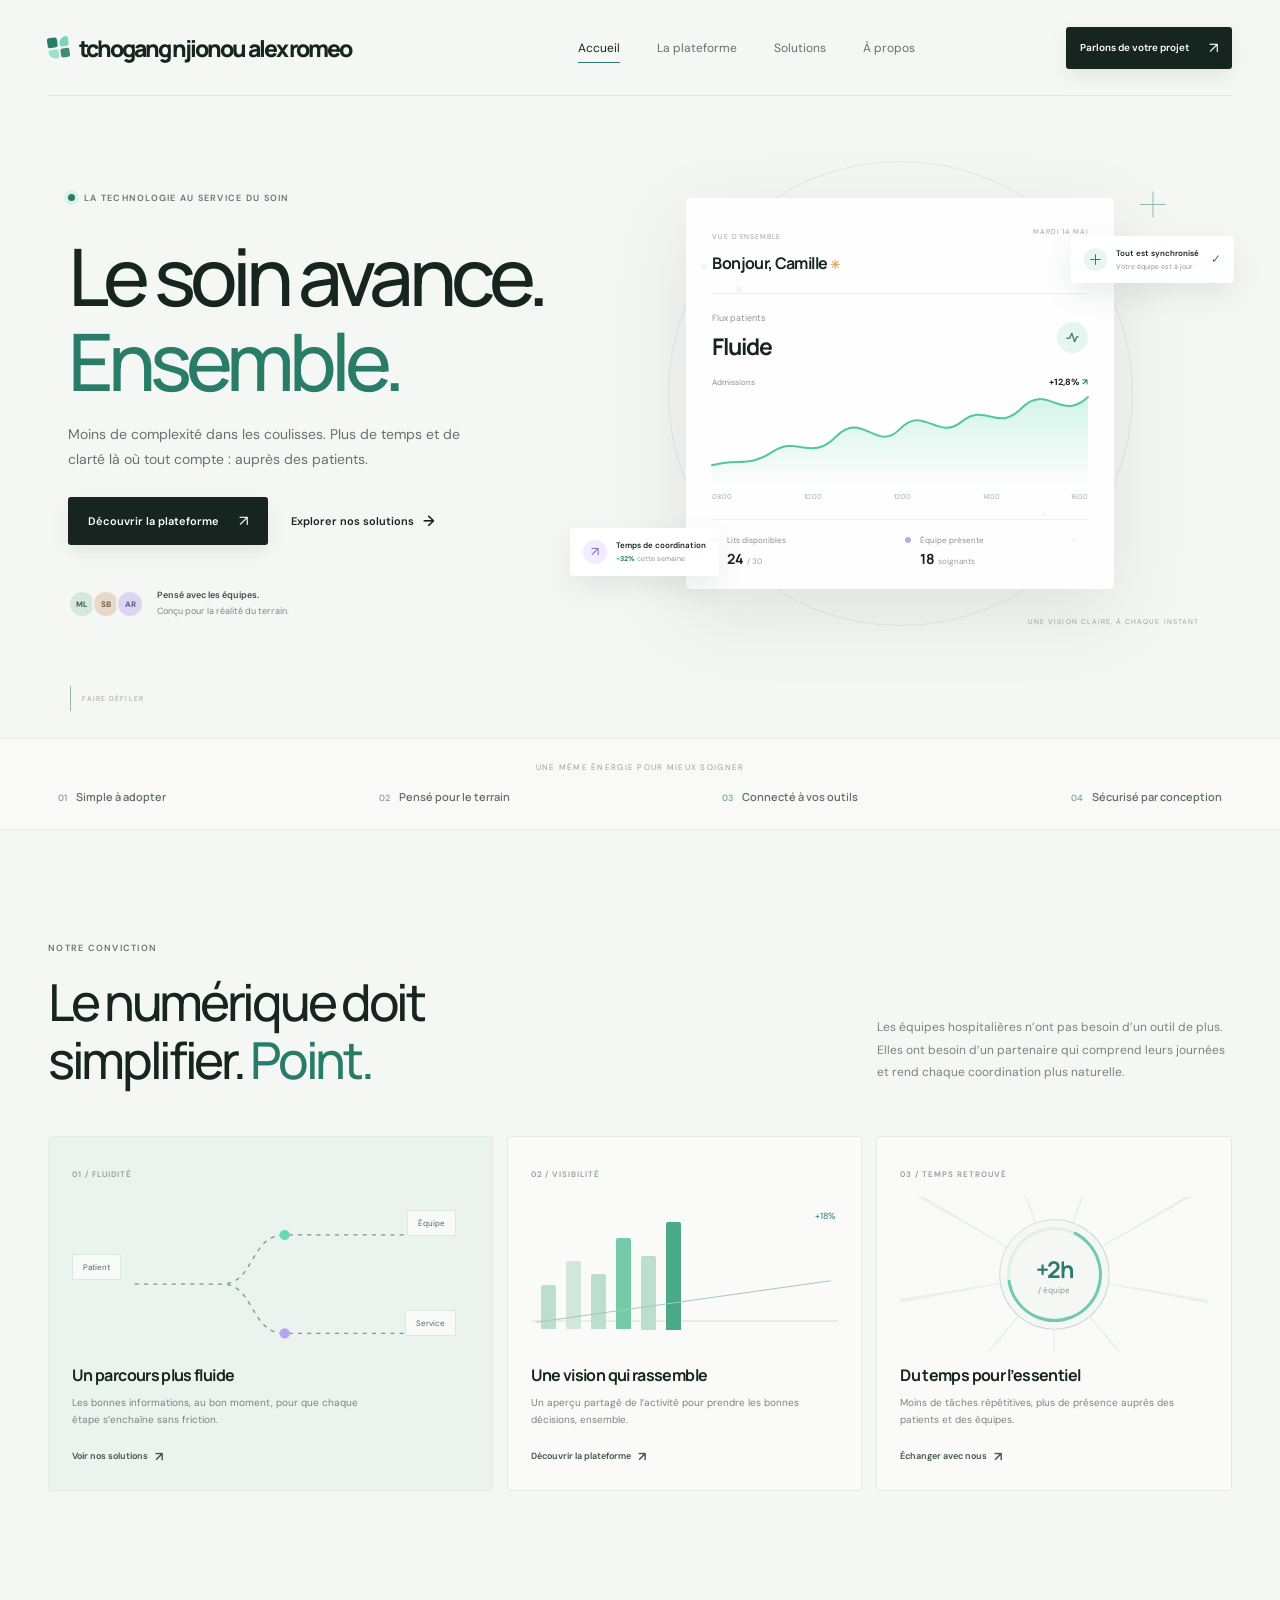
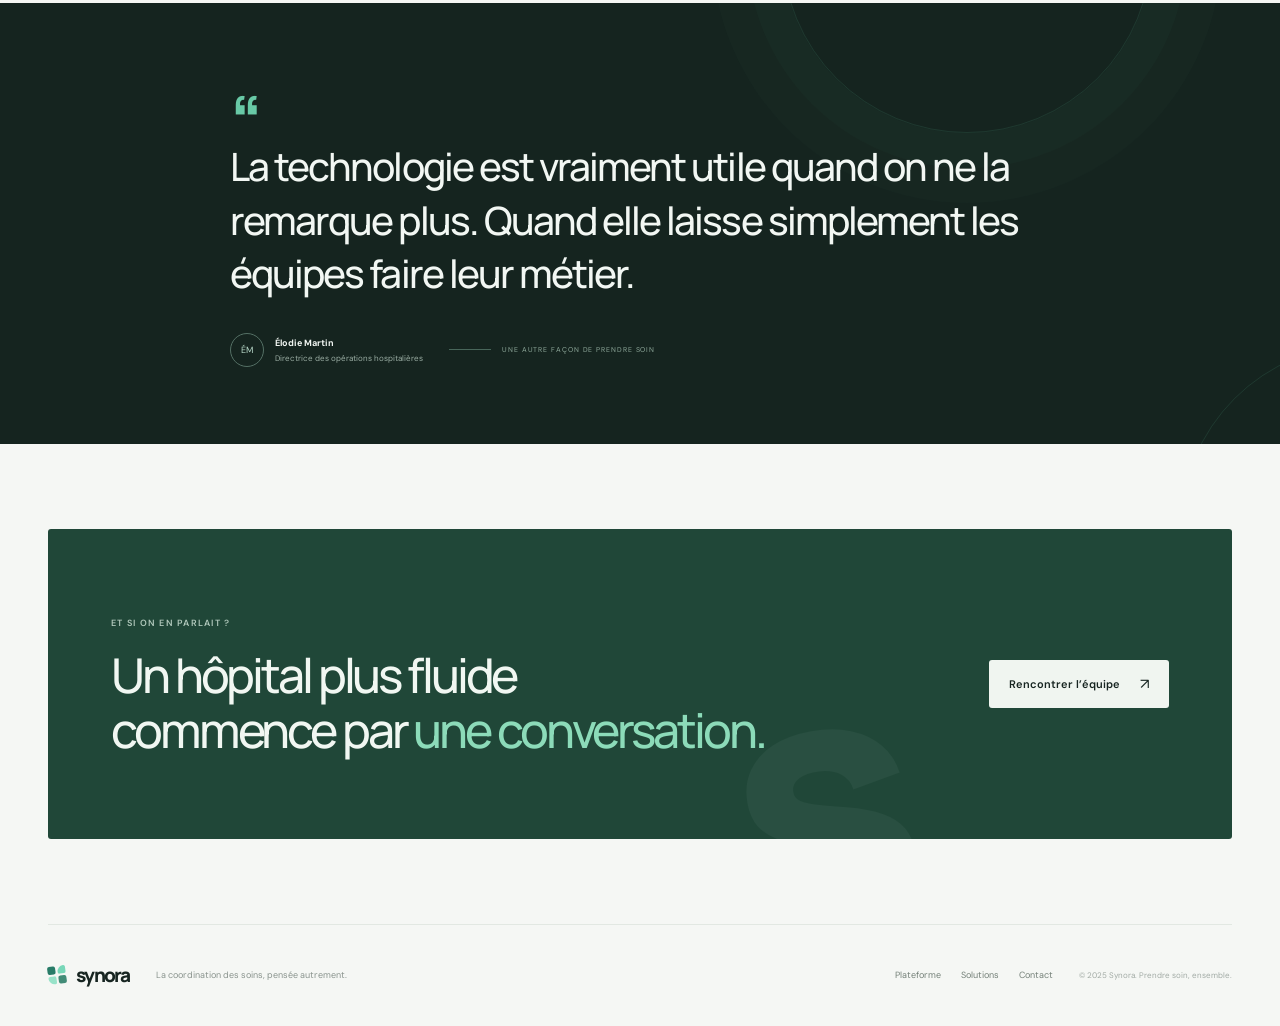
<file: index.html>
<!doctype html>
<html lang="fr">
<head>
  <meta charset="utf-8">
  <meta name="viewport" content="width=device-width, initial-scale=1">
  <meta name="theme-color" content="#f5f7f4">
  <meta name="description" content="Synora aide les équipes hospitalières à mieux coordonner les soins, les parcours patients et les ressources au quotidien.">
  <title>Synora — Le soin, mieux coordonné</title>
  <link rel="preconnect" href="https://fonts.googleapis.com">
  <link rel="preconnect" href="https://fonts.gstatic.com" crossorigin>
  <link href="https://fonts.googleapis.com/css2?family=DM+Sans:wght@400;500;600;700&family=Manrope:wght@400;500;600;700;800&display=swap" rel="stylesheet">
  <link rel="stylesheet" href="assets/css/styles.css">
  <script src="assets/js/app.js" defer></script>
</head>
<body>
  <div class="page-loader" aria-hidden="true">
    <div class="loader-brand"><span class="brand-mark"><span></span><span></span><span></span><span></span></span> synora</div>
    <div class="loader-track"><span></span></div>
    <p>Les soins se mettent en place<span class="loading-dots"></span></p>
  </div>
  <div class="site-shell">
    <header class="site-header">
      <a class="brand" href="index.html" aria-label="Synora, accueil">
        <span class="brand-mark" aria-hidden="true"><span></span><span></span><span></span><span></span></span>
        <span>tchogang njionou alex romeo</span>
      </a>
      <button class="menu-toggle" type="button" aria-expanded="false" aria-controls="primary-nav" aria-label="Ouvrir le menu">
        <span></span><span></span>
      </button>
      <nav class="primary-nav" id="primary-nav" aria-label="Navigation principale">
        <a class="nav-link is-current" href="index.html">Accueil</a>
        <a class="nav-link" href="pages/plateforme.html">La plateforme</a>
        <a class="nav-link" href="pages/solutions.html">Solutions</a>
        <a class="nav-link" href="pages/contact.html">À propos</a>
      </nav>
      <a class="button button-dark header-cta" href="pages/contact.html">Parlons de votre projet <span class="arrow-icon" aria-hidden="true">↗</span></a>
    </header>

    <main>
      <section class="hero section-wrap">
        <div class="hero-copy">
          <div class="eyebrow"><span class="status-pulse"></span> LA TECHNOLOGIE AU SERVICE DU SOIN</div>
          <h1>Le soin avance.<br><span>Ensemble.</span></h1>
          <p class="hero-lede">Moins de complexité dans les coulisses. Plus de temps et de clarté là où tout compte&nbsp;: auprès des patients.</p>
          <div class="hero-actions">
            <a class="button button-dark" href="pages/plateforme.html">Découvrir la plateforme <span class="arrow-icon" aria-hidden="true">↗</span></a>
            <a class="text-link" href="pages/solutions.html">Explorer nos solutions <span aria-hidden="true">→</span></a>
          </div>
          <div class="hero-note">
            <div class="avatar-stack" aria-hidden="true"><span>ML</span><span>SB</span><span>AR</span></div>
            <p><strong>Pensé avec les équipes.</strong><br>Conçu pour la réalité du terrain.</p>
          </div>
        </div>

        <div class="hero-visual" aria-label="Aperçu du tableau de bord Synora">
          <div class="visual-orbit orbit-one"></div>
          <div class="visual-orbit orbit-two"></div>
          <div class="visual-cross" aria-hidden="true"><span></span><span></span></div>
          <div class="dashboard-card">
            <div class="dash-top">
              <div><span class="dash-kicker">VUE D’ENSEMBLE</span><h2>Bonjour, Camille <span aria-hidden="true">✳</span></h2></div>
              <span class="dash-date">MARDI 14 MAI</span>
            </div>
            <div class="dash-metric"><div><span>Flux patients</span><strong>Fluide</strong></div><span class="metric-icon"><svg viewBox="0 0 24 24" fill="none" aria-hidden="true"><path d="M4 13h4l3-7 4 12 3-7h2" stroke="currentColor" stroke-width="1.7" stroke-linecap="round" stroke-linejoin="round"/></svg></span></div>
            <div class="flow-chart">
              <div class="chart-labels"><span>Admissions</span><span class="chart-value">+12,8% <i>↗</i></span></div>
              <svg class="chart-line" viewBox="0 0 420 110" preserveAspectRatio="none" role="img" aria-label="Courbe de suivi des admissions"><defs><linearGradient id="chartFill" x1="0" x2="0" y1="0" y2="1"><stop offset="0" stop-color="#65d6b3" stop-opacity=".28"/><stop offset="1" stop-color="#65d6b3" stop-opacity="0"/></linearGradient></defs><path class="chart-area" d="M0 85 C30 77 40 88 68 70 S110 82 139 53 S184 72 210 45 S252 59 279 37 S318 50 346 22 S390 38 420 10 V110 H0Z"/><path class="chart-stroke" d="M0 85 C30 77 40 88 68 70 S110 82 139 53 S184 72 210 45 S252 59 279 37 S318 50 346 22 S390 38 420 10"/></svg>
              <div class="chart-days"><span>08:00</span><span>10:00</span><span>12:00</span><span>14:00</span><span>16:00</span></div>
            </div>
            <div class="dash-bottom"><div class="mini-stat"><span class="mini-dot dot-mint"></span><span>Lits disponibles</span><strong>24 <small>/ 30</small></strong></div><div class="mini-stat"><span class="mini-dot dot-lilac"></span><span>Équipe présente</span><strong>18 <small>soignants</small></strong></div></div>
          </div>
          <div class="floating-note note-top"><span class="note-icon"><svg viewBox="0 0 24 24" fill="none" aria-hidden="true"><path d="M12 3v18M3 12h18" stroke="currentColor" stroke-width="1.8" stroke-linecap="round"/></svg></span><span><b>Tout est synchronisé</b><small>Votre équipe est à jour</small></span><span class="note-check">✓</span></div>
          <div class="floating-note note-bottom"><span class="note-spark">↗</span><span><b>Temps de coordination</b><small><strong>−32%</strong> cette semaine</small></span></div>
          <span class="visual-caption">UNE VISION CLAIRE, À CHAQUE INSTANT</span>
        </div>
        <a class="scroll-cue" href="#approche"><span></span> FAIRE DÉFILER</a>
      </section>

      <section class="trust-strip" aria-label="Bénéfices de Synora">
        <div class="trust-inner"><p>UNE MÊME ÉNERGIE POUR MIEUX SOIGNER</p><div class="trust-items"><span><i>01</i> Simple à adopter</span><span><i>02</i> Pensé pour le terrain</span><span><i>03</i> Connecté à vos outils</span><span><i>04</i> Sécurisé par conception</span></div></div>
      </section>

      <section class="approach section-wrap" id="approche">
        <div class="section-heading reveal">
          <div><span class="eyebrow">NOTRE CONVICTION</span><h2>Le numérique doit<br>simplifier. <span>Point.</span></h2></div>
          <p>Les équipes hospitalières n’ont pas besoin d’un outil de plus. Elles ont besoin d’un partenaire qui comprend leurs journées et rend chaque coordination plus naturelle.</p>
        </div>
        <div class="feature-grid">
          <article class="feature-card feature-primary reveal"><span class="feature-number">01 / FLUIDITÉ</span><div class="feature-art art-flow"><span class="flow-node node-a">Patient</span><span class="flow-node node-b">Équipe</span><span class="flow-node node-c">Service</span><svg viewBox="0 0 320 150" fill="none" aria-hidden="true"><path d="M28 80h85c32 0 27-48 61-48h117M28 80h85c32 0 27 48 61 48h117" stroke="currentColor" stroke-width="1.3" stroke-dasharray="4 5"/><circle cx="174" cy="32" r="5" fill="#6bd8b7"/><circle cx="174" cy="128" r="5" fill="#b5a3f6"/></svg></div><h3>Un parcours plus fluide</h3><p>Les bonnes informations, au bon moment, pour que chaque étape s’enchaîne sans friction.</p><a class="card-link" href="pages/solutions.html">Voir nos solutions <span>↗</span></a></article>
          <article class="feature-card reveal"><span class="feature-number">02 / VISIBILITÉ</span><div class="feature-art art-bars" aria-hidden="true"><span style="--bar:38%"></span><span style="--bar:58%"></span><span style="--bar:47%"></span><span style="--bar:78%"></span><span style="--bar:63%"></span><span style="--bar:92%"></span><span class="bar-line"></span><i>+18%</i></div><h3>Une vision qui rassemble</h3><p>Un aperçu partagé de l’activité pour prendre les bonnes décisions, ensemble.</p><a class="card-link" href="pages/plateforme.html">Découvrir la plateforme <span>↗</span></a></article>
          <article class="feature-card reveal"><span class="feature-number">03 / TEMPS RETROUVÉ</span><div class="feature-art art-time" aria-hidden="true"><div class="time-ring"><span>+2h<small>/ équipe</small></span></div><div class="time-rays"></div></div><h3>Du temps pour l’essentiel</h3><p>Moins de tâches répétitives, plus de présence auprès des patients et des équipes.</p><a class="card-link" href="pages/contact.html">Échanger avec nous <span>↗</span></a></article>
        </div>
      </section>

      <section class="quote-band">
        <div class="quote-inner reveal"><span class="quote-mark">“</span><blockquote>La technologie est vraiment utile quand on ne la remarque plus. Quand elle laisse simplement les équipes faire leur métier.</blockquote><div class="quote-credit"><span class="quote-avatar">ÉM</span><span><strong>Élodie Martin</strong><small>Directrice des opérations hospitalières</small></span><span class="quote-line"></span><span class="quote-label">UNE AUTRE FAÇON DE PRENDRE SOIN</span></div></div>
        <div class="quote-orb orb-a"></div><div class="quote-orb orb-b"></div>
      </section>

      <section class="closing-cta section-wrap reveal"><div><span class="eyebrow">ET SI ON EN PARLAIT ?</span><h2>Un hôpital plus fluide<br>commence par <span>une conversation.</span></h2></div><a class="button button-light" href="pages/contact.html">Rencontrer l’équipe <span class="arrow-icon" aria-hidden="true">↗</span></a><div class="cta-decoration" aria-hidden="true">s.</div></section>
    </main>

    <footer class="site-footer"><a class="brand brand-footer" href="index.html"><span class="brand-mark" aria-hidden="true"><span></span><span></span><span></span><span></span></span><span>synora</span></a><p>La coordination des soins, pensée autrement.</p><div class="footer-links"><a href="pages/plateforme.html">Plateforme</a><a href="pages/solutions.html">Solutions</a><a href="pages/contact.html">Contact</a></div><span class="copyright">© 2025 Synora. Prendre soin, ensemble.</span></footer>
  </div>
</body>
</html>
</file>
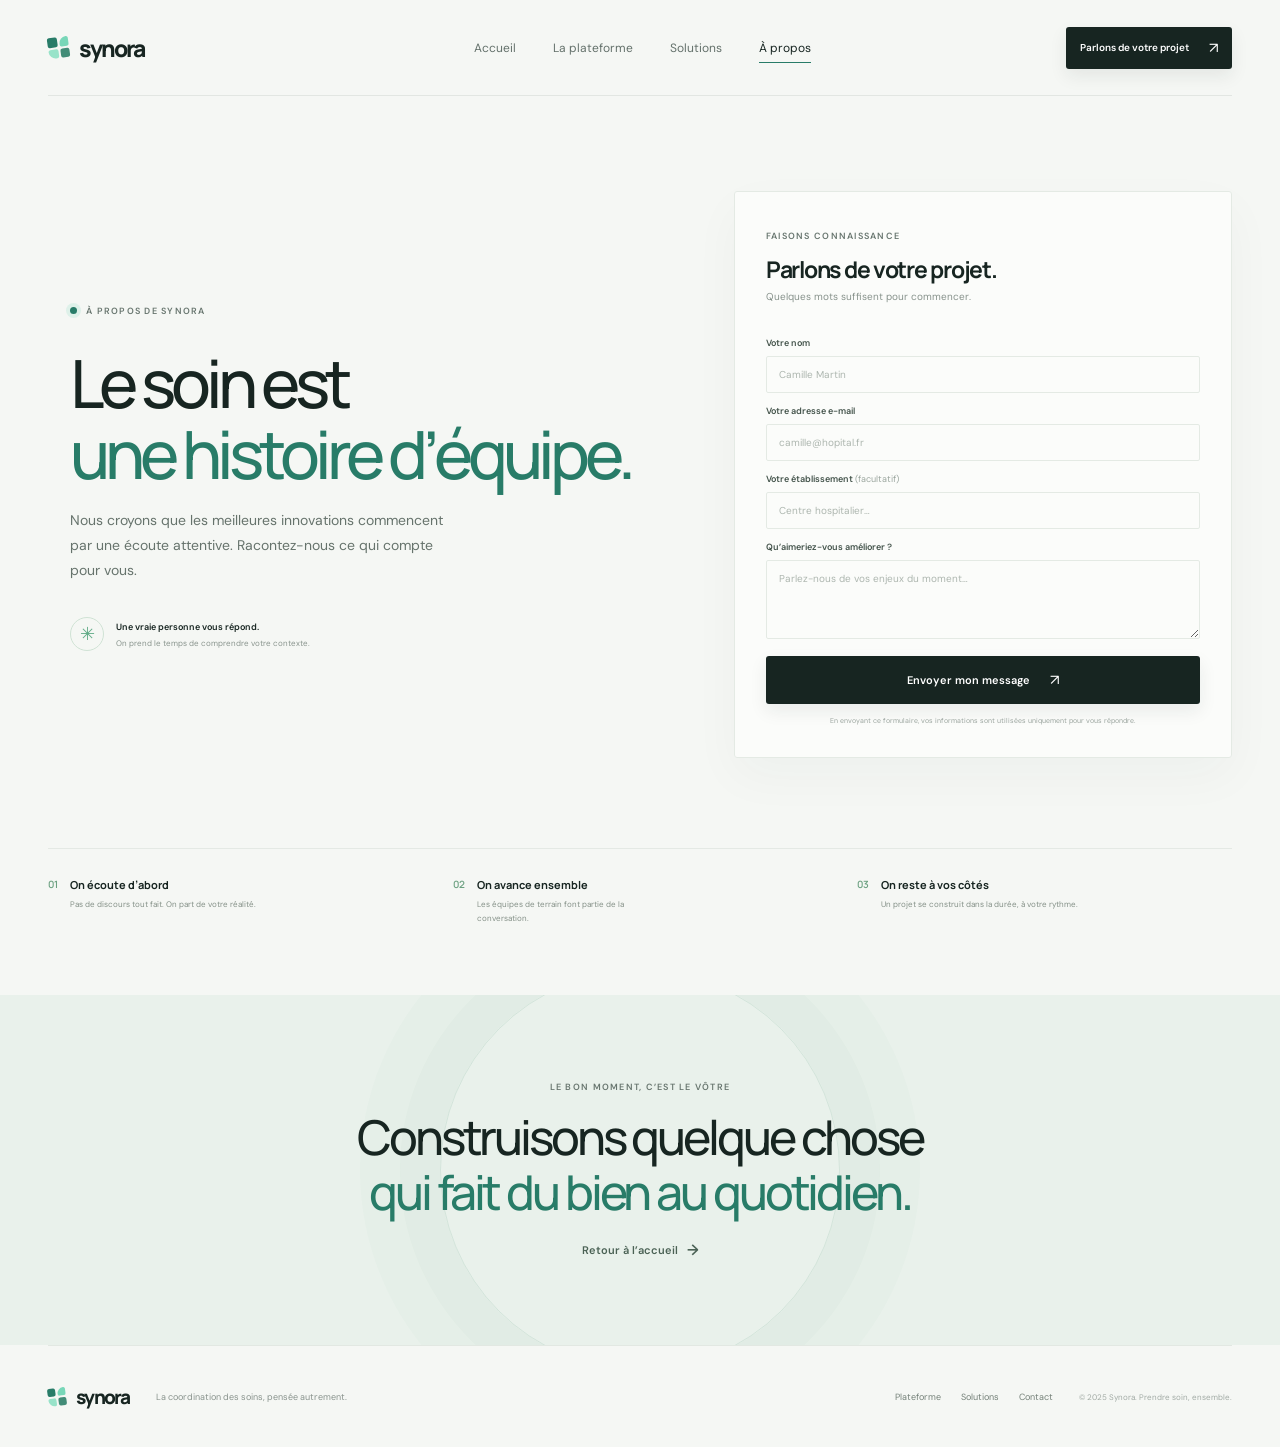
<file: pages/contact.html>
<!doctype html>
<html lang="fr">
<head>
  <meta charset="utf-8">
  <meta name="viewport" content="width=device-width, initial-scale=1">
  <meta name="theme-color" content="#f5f7f4">
  <meta name="description" content="Contactez l’équipe Synora pour échanger sur les besoins de votre établissement et découvrir la plateforme.">
  <title>À propos & contact — Synora</title>
  <link rel="preconnect" href="https://fonts.googleapis.com">
  <link rel="preconnect" href="https://fonts.gstatic.com" crossorigin>
  <link href="https://fonts.googleapis.com/css2?family=DM+Sans:wght@400;500;600;700&family=Manrope:wght@400;500;600;700;800&display=swap" rel="stylesheet">
  <link rel="stylesheet" href="../assets/css/styles.css">
  <script src="../assets/js/app.js" defer></script>
</head>
<body>
  <div class="page-loader" aria-hidden="true"><div class="loader-brand"><span class="brand-mark"><span></span><span></span><span></span><span></span></span> synora</div><div class="loader-track"><span></span></div><p>Les soins se mettent en place<span class="loading-dots"></span></p></div>
  <div class="site-shell">
    <header class="site-header">
      <a class="brand" href="../index.html" aria-label="Synora, accueil"><span class="brand-mark" aria-hidden="true"><span></span><span></span><span></span><span></span></span><span>synora</span></a>
      <button class="menu-toggle" type="button" aria-expanded="false" aria-controls="primary-nav" aria-label="Ouvrir le menu"><span></span><span></span></button>
      <nav class="primary-nav" id="primary-nav" aria-label="Navigation principale"><a class="nav-link" href="../index.html">Accueil</a><a class="nav-link" href="plateforme.html">La plateforme</a><a class="nav-link" href="solutions.html">Solutions</a><a class="nav-link is-current" href="contact.html">À propos</a></nav>
      <a class="button button-dark header-cta" href="#contact-form">Parlons de votre projet <span class="arrow-icon" aria-hidden="true">↗</span></a>
    </header>
    <main>
      <section class="contact-hero section-wrap"><div class="contact-intro"><div class="eyebrow"><span class="status-pulse"></span> À PROPOS DE SYNORA</div><h1>Le soin est<br><span>une histoire d’équipe.</span></h1><p>Nous croyons que les meilleures innovations commencent par une écoute attentive. Racontez-nous ce qui compte pour vous.</p><div class="contact-signoff"><span class="contact-symbol">✳</span><span><strong>Une vraie personne vous répond.</strong><small>On prend le temps de comprendre votre contexte.</small></span></div></div>
        <div class="contact-form-wrap" id="contact-form"><div class="form-header"><span class="eyebrow">FAISONS CONNAISSANCE</span><h2>Parlons de votre projet.</h2><p>Quelques mots suffisent pour commencer.</p></div><form class="contact-form" novalidate><label for="name">Votre nom</label><input id="name" name="name" type="text" autocomplete="name" placeholder="Camille Martin" required><label for="email">Votre adresse e-mail</label><input id="email" name="email" type="email" autocomplete="email" placeholder="camille@hopital.fr" required><label for="organization">Votre établissement <span>(facultatif)</span></label><input id="organization" name="organization" type="text" autocomplete="organization" placeholder="Centre hospitalier…"><label for="message">Qu’aimeriez-vous améliorer ?</label><textarea id="message" name="message" rows="3" placeholder="Parlez-nous de vos enjeux du moment…" required></textarea><button class="button button-dark form-submit" type="submit">Envoyer mon message <span class="arrow-icon" aria-hidden="true">↗</span></button><p class="form-privacy">En envoyant ce formulaire, vos informations sont utilisées uniquement pour vous répondre.</p><p class="form-feedback" aria-live="polite" role="status"></p></form></div>
      </section>
      <section class="contact-values section-wrap"><div class="value-item"><span class="value-count">01</span><span><strong>On écoute d’abord</strong><small>Pas de discours tout fait. On part de votre réalité.</small></span></div><div class="value-item"><span class="value-count">02</span><span><strong>On avance ensemble</strong><small>Les équipes de terrain font partie de la conversation.</small></span></div><div class="value-item"><span class="value-count">03</span><span><strong>On reste à vos côtés</strong><small>Un projet se construit dans la durée, à votre rythme.</small></span></div></section>
      <section class="contact-final"><span class="eyebrow">LE BON MOMENT, C’EST LE VÔTRE</span><h2>Construisons quelque chose<br><span>qui fait du bien au quotidien.</span></h2><a class="text-link" href="../index.html">Retour à l’accueil <span aria-hidden="true">→</span></a><div class="contact-final-orbit" aria-hidden="true"></div></section>
    </main>
    <footer class="site-footer"><a class="brand brand-footer" href="../index.html"><span class="brand-mark" aria-hidden="true"><span></span><span></span><span></span><span></span></span><span>synora</span></a><p>La coordination des soins, pensée autrement.</p><div class="footer-links"><a href="plateforme.html">Plateforme</a><a href="solutions.html">Solutions</a><a href="contact.html">Contact</a></div><span class="copyright">© 2025 Synora. Prendre soin, ensemble.</span></footer>
  </div>
</body>
</html>
</file>
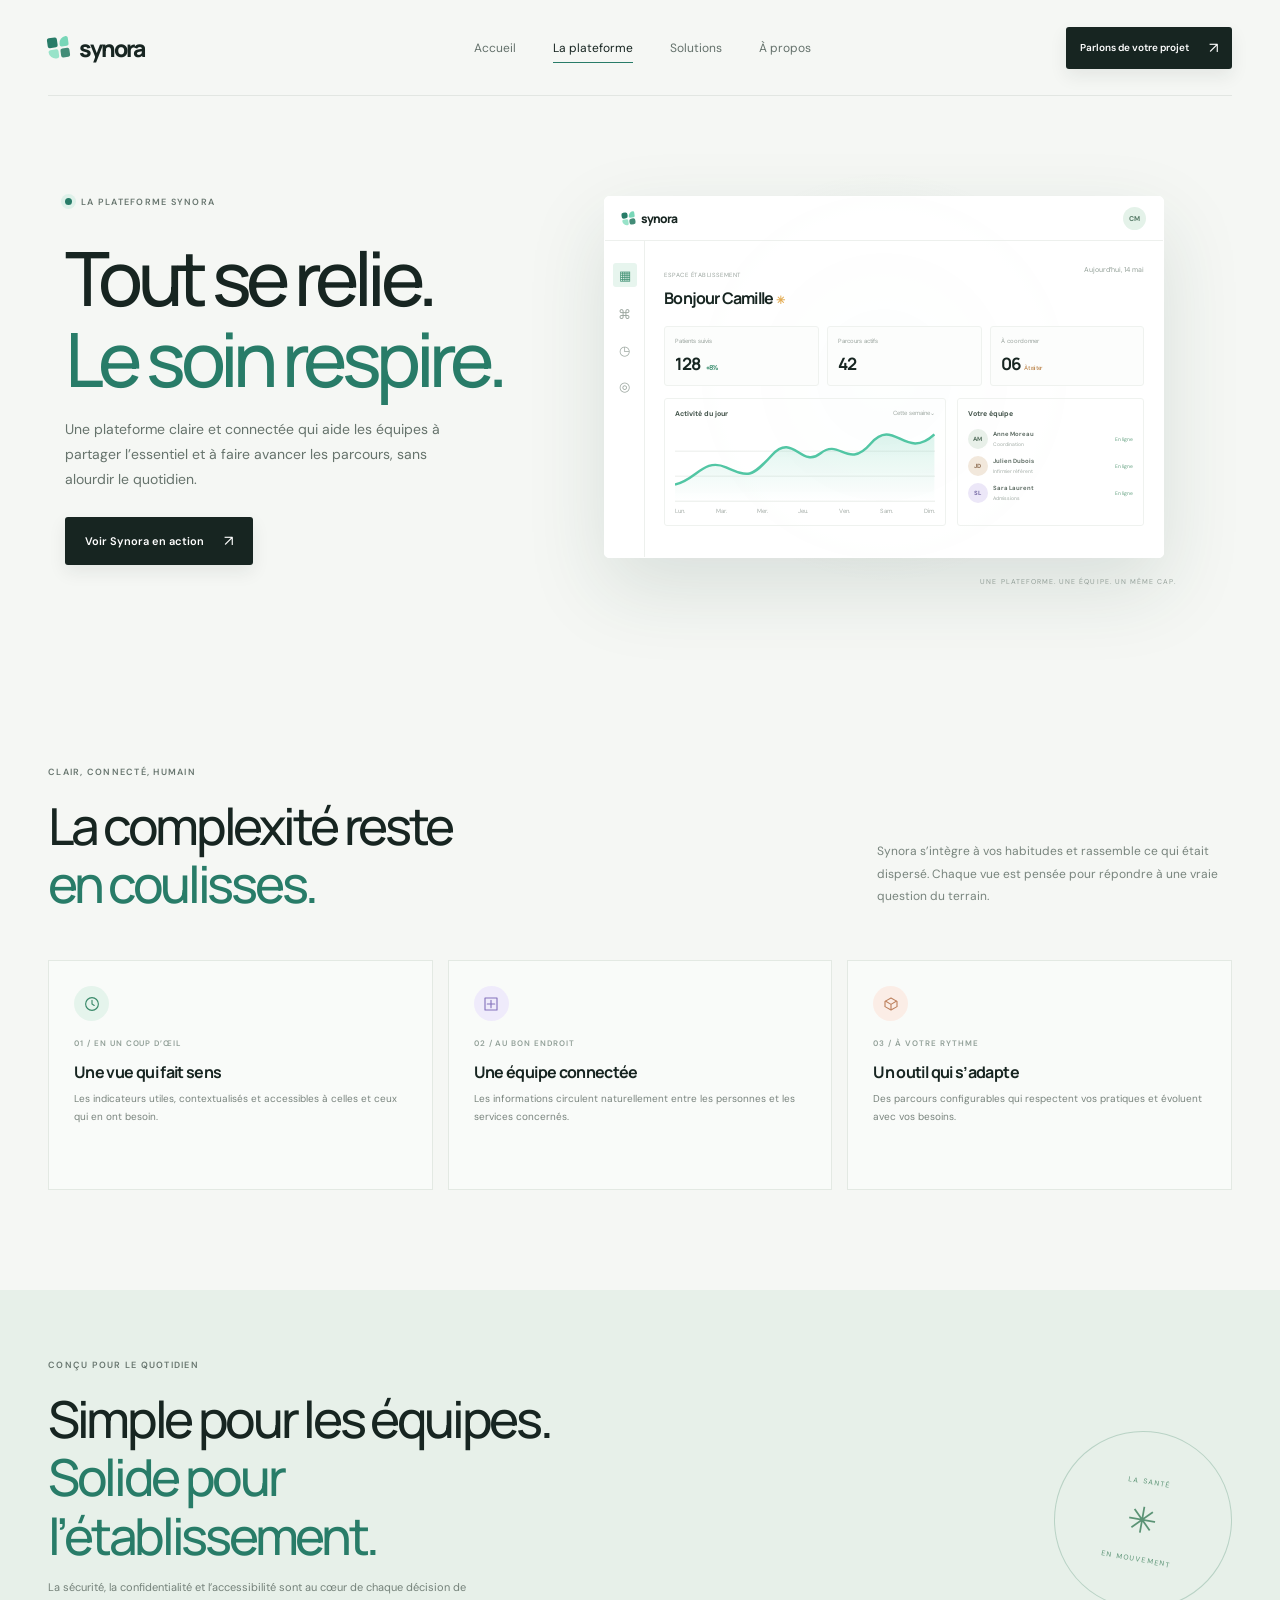
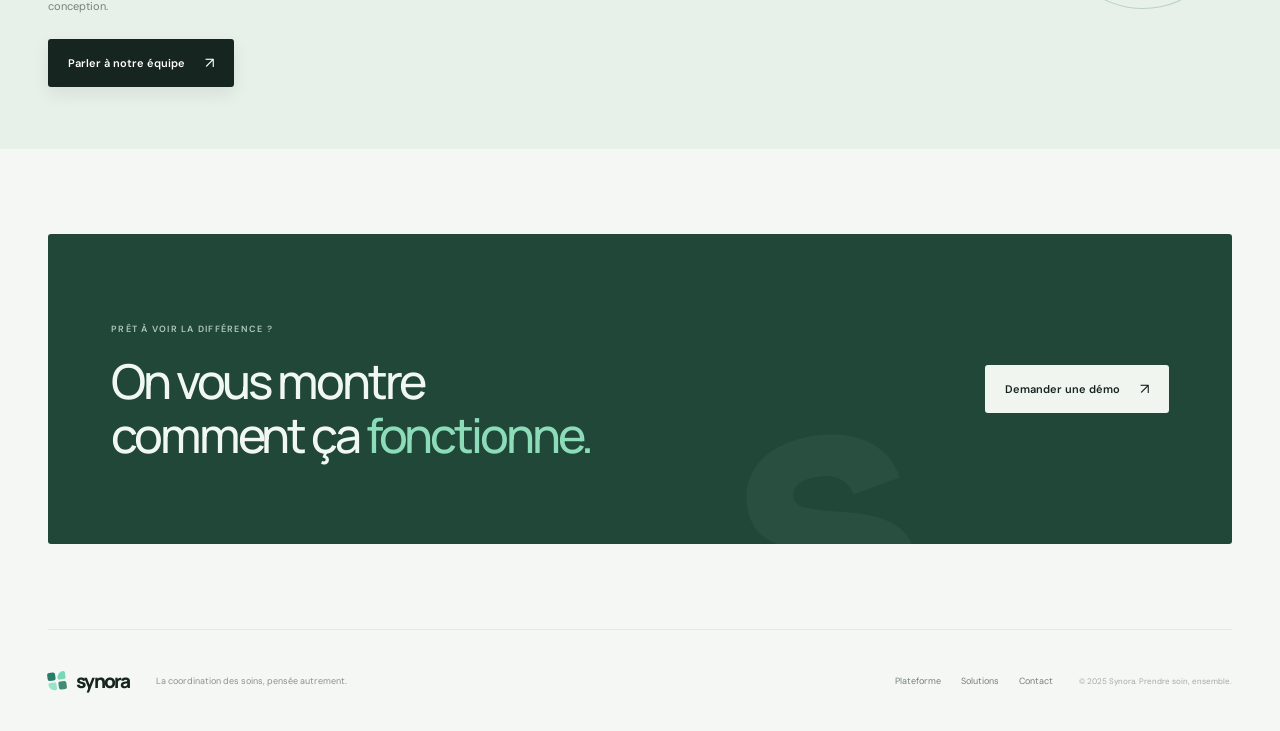
<file: pages/plateforme.html>
<!doctype html>
<html lang="fr">
<head>
  <meta charset="utf-8">
  <meta name="viewport" content="width=device-width, initial-scale=1">
  <meta name="theme-color" content="#f5f7f4">
  <meta name="description" content="Découvrez la plateforme Synora : une vue partagée, des outils intuitifs et des flux de travail adaptés aux équipes hospitalières.">
  <title>La plateforme — Synora</title>
  <link rel="preconnect" href="https://fonts.googleapis.com">
  <link rel="preconnect" href="https://fonts.gstatic.com" crossorigin>
  <link href="https://fonts.googleapis.com/css2?family=DM+Sans:wght@400;500;600;700&family=Manrope:wght@400;500;600;700;800&display=swap" rel="stylesheet">
  <link rel="stylesheet" href="../assets/css/styles.css">
  <script src="../assets/js/app.js" defer></script>
</head>
<body>
  <div class="page-loader" aria-hidden="true"><div class="loader-brand"><span class="brand-mark"><span></span><span></span><span></span><span></span></span> synora</div><div class="loader-track"><span></span></div><p>Les soins se mettent en place<span class="loading-dots"></span></p></div>
  <div class="site-shell">
    <header class="site-header">
      <a class="brand" href="../index.html" aria-label="Synora, accueil"><span class="brand-mark" aria-hidden="true"><span></span><span></span><span></span><span></span></span><span>synora</span></a>
      <button class="menu-toggle" type="button" aria-expanded="false" aria-controls="primary-nav" aria-label="Ouvrir le menu"><span></span><span></span></button>
      <nav class="primary-nav" id="primary-nav" aria-label="Navigation principale"><a class="nav-link" href="../index.html">Accueil</a><a class="nav-link is-current" href="plateforme.html">La plateforme</a><a class="nav-link" href="solutions.html">Solutions</a><a class="nav-link" href="contact.html">À propos</a></nav>
      <a class="button button-dark header-cta" href="contact.html">Parlons de votre projet <span class="arrow-icon" aria-hidden="true">↗</span></a>
    </header>
    <main>
      <section class="subhero section-wrap">
        <div class="subhero-copy"><div class="eyebrow"><span class="status-pulse"></span> LA PLATEFORME SYNORA</div><h1>Tout se relie.<br><span>Le soin respire.</span></h1><p>Une plateforme claire et connectée qui aide les équipes à partager l’essentiel et à faire avancer les parcours, sans alourdir le quotidien.</p><a class="button button-dark" href="contact.html">Voir Synora en action <span class="arrow-icon" aria-hidden="true">↗</span></a></div>
        <div class="platform-visual">
          <div class="platform-glow"></div>
          <div class="platform-window">
            <div class="window-head"><div class="window-brand"><span class="brand-mark" aria-hidden="true"><span></span><span></span><span></span><span></span></span> synora</div><span class="window-user">CM</span></div>
            <div class="window-body"><aside class="window-sidebar"><span class="sidebar-active">▦</span><span>⌘</span><span>◷</span><span>◎</span></aside><div class="window-content"><div class="window-title"><div><small>ESPACE ÉTABLISSEMENT</small><h3>Bonjour Camille <span>✳</span></h3></div><span class="window-date">Aujourd’hui, 14 mai</span></div><div class="window-kpis"><div><small>Patients suivis</small><b>128 <i>+8%</i></b></div><div><small>Parcours actifs</small><b>42</b></div><div><small>À coordonner</small><b>06 <em>À traiter</em></b></div></div><div class="window-lower"><div class="window-activity"><div class="activity-head"><b>Activité du jour</b><span>Cette semaine⌄</span></div><div class="activity-graph"><svg viewBox="0 0 310 90" preserveAspectRatio="none" aria-hidden="true"><path d="M0 70 C25 65 34 37 61 49 S91 62 116 34 S151 51 174 32 S206 53 234 20 S275 42 310 9" fill="none" stroke="#52c6a4" stroke-width="3"/><path d="M0 70 C25 65 34 37 61 49 S91 62 116 34 S151 51 174 32 S206 53 234 20 S275 42 310 9V90H0Z" fill="url(#miniFill)"/><defs><linearGradient id="miniFill" x1="0" x2="0" y1="0" y2="1"><stop offset="0" stop-color="#52c6a4" stop-opacity=".2"/><stop offset="1" stop-color="#52c6a4" stop-opacity="0"/></linearGradient></defs></svg></div><div class="activity-days"><span>Lun.</span><span>Mar.</span><span>Mer.</span><span>Jeu.</span><span>Ven.</span><span>Sam.</span><span>Dim.</span></div></div><div class="window-team"><b>Votre équipe</b><div><span class="team-avatar team-one">AM</span><span><strong>Anne Moreau</strong><small>Coordination</small></span><i>En ligne</i></div><div><span class="team-avatar team-two">JD</span><span><strong>Julien Dubois</strong><small>Infirmier référent</small></span><i>En ligne</i></div><div><span class="team-avatar team-three">SL</span><span><strong>Sara Laurent</strong><small>Admissions</small></span><i>En ligne</i></div></div></div></div></div>
          </div><span class="platform-caption">UNE PLATEFORME. UNE ÉQUIPE. UN MÊME CAP.</span>
        </div>
      </section>
      <section class="platform-principles section-wrap"><div class="section-heading reveal"><div><span class="eyebrow">CLAIR, CONNECTÉ, HUMAIN</span><h2>La complexité reste<br><span>en coulisses.</span></h2></div><p>Synora s’intègre à vos habitudes et rassemble ce qui était dispersé. Chaque vue est pensée pour répondre à une vraie question du terrain.</p></div><div class="principle-grid"><article class="principle-card reveal"><span class="principle-icon"><svg viewBox="0 0 24 24" fill="none" aria-hidden="true"><circle cx="12" cy="12" r="8.5" stroke="currentColor" stroke-width="1.5"/><path d="M12 7v5l3 2" stroke="currentColor" stroke-width="1.5" stroke-linecap="round"/></svg></span><span class="feature-number">01 / EN UN COUP D’ŒIL</span><h3>Une vue qui fait sens</h3><p>Les indicateurs utiles, contextualisés et accessibles à celles et ceux qui en ont besoin.</p></article><article class="principle-card reveal"><span class="principle-icon icon-lilac"><svg viewBox="0 0 24 24" fill="none" aria-hidden="true"><path d="M7 12h10M12 7v10M4 4h16v16H4z" stroke="currentColor" stroke-width="1.5" stroke-linecap="round" stroke-linejoin="round"/></svg></span><span class="feature-number">02 / AU BON ENDROIT</span><h3>Une équipe connectée</h3><p>Les informations circulent naturellement entre les personnes et les services concernés.</p></article><article class="principle-card reveal"><span class="principle-icon icon-peach"><svg viewBox="0 0 24 24" fill="none" aria-hidden="true"><path d="M4 8.5 12 4l8 4.5v7L12 20l-8-4.5v-7Z" stroke="currentColor" stroke-width="1.5" stroke-linejoin="round"/><path d="m4.5 8 7.5 4.5L19.5 8M12 13v6.5" stroke="currentColor" stroke-width="1.5" stroke-linejoin="round"/></svg></span><span class="feature-number">03 / À VOTRE RYTHME</span><h3>Un outil qui s’adapte</h3><p>Des parcours configurables qui respectent vos pratiques et évoluent avec vos besoins.</p></article></div></section>
      <section class="platform-ribbon"><div class="ribbon-content reveal"><span class="eyebrow">CONÇU POUR LE QUOTIDIEN</span><h2>Simple pour les équipes.<br><span>Solide pour l’établissement.</span></h2><p>La sécurité, la confidentialité et l’accessibilité sont au cœur de chaque décision de conception.</p><a class="button button-dark" href="contact.html">Parler à notre équipe <span class="arrow-icon" aria-hidden="true">↗</span></a></div><div class="ribbon-stamp" aria-hidden="true"><span>LA SANTÉ</span><b>✳</b><span>EN MOUVEMENT</span></div></section>
      <section class="closing-cta section-wrap reveal"><div><span class="eyebrow">PRÊT À VOIR LA DIFFÉRENCE ?</span><h2>On vous montre<br>comment ça <span>fonctionne.</span></h2></div><a class="button button-light" href="contact.html">Demander une démo <span class="arrow-icon" aria-hidden="true">↗</span></a><div class="cta-decoration" aria-hidden="true">s.</div></section>
    </main>
    <footer class="site-footer"><a class="brand brand-footer" href="../index.html"><span class="brand-mark" aria-hidden="true"><span></span><span></span><span></span><span></span></span><span>synora</span></a><p>La coordination des soins, pensée autrement.</p><div class="footer-links"><a href="plateforme.html">Plateforme</a><a href="solutions.html">Solutions</a><a href="contact.html">Contact</a></div><span class="copyright">© 2025 Synora. Prendre soin, ensemble.</span></footer>
  </div>
</body>
</html>
</file>
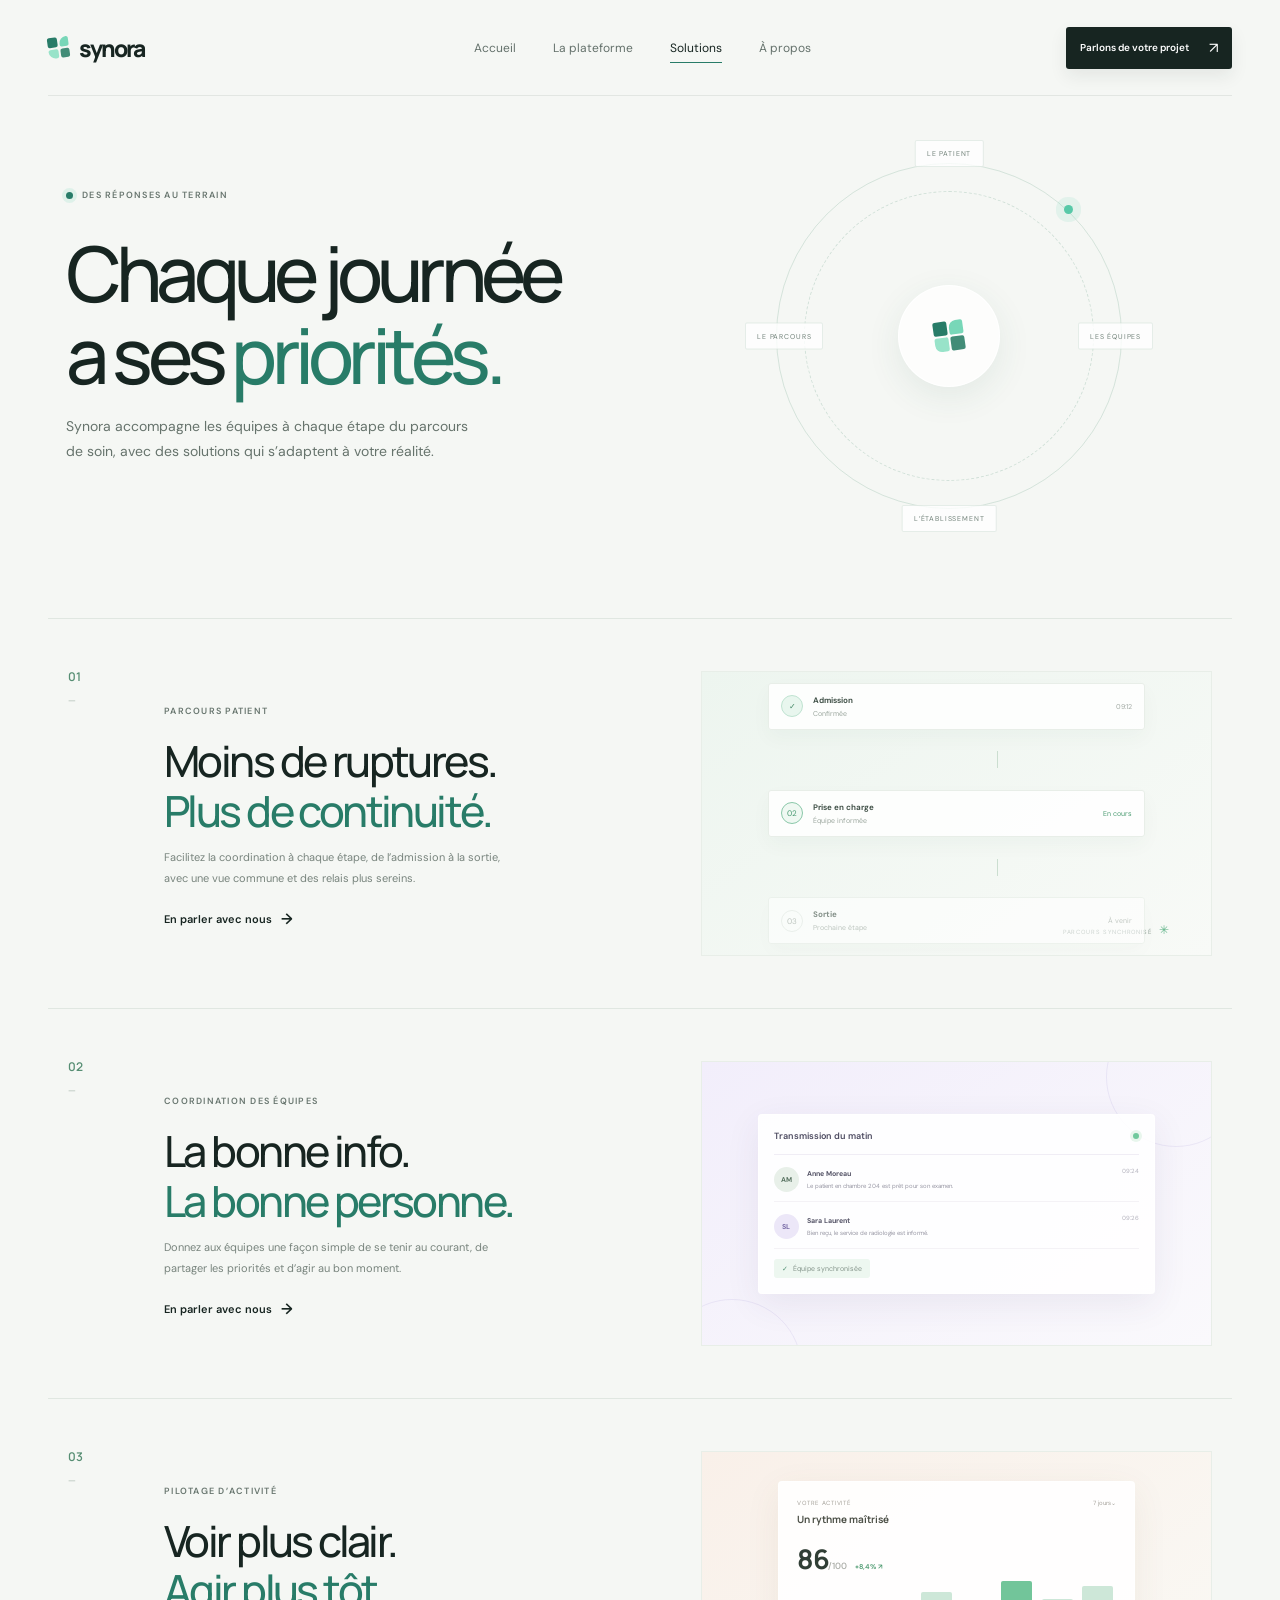
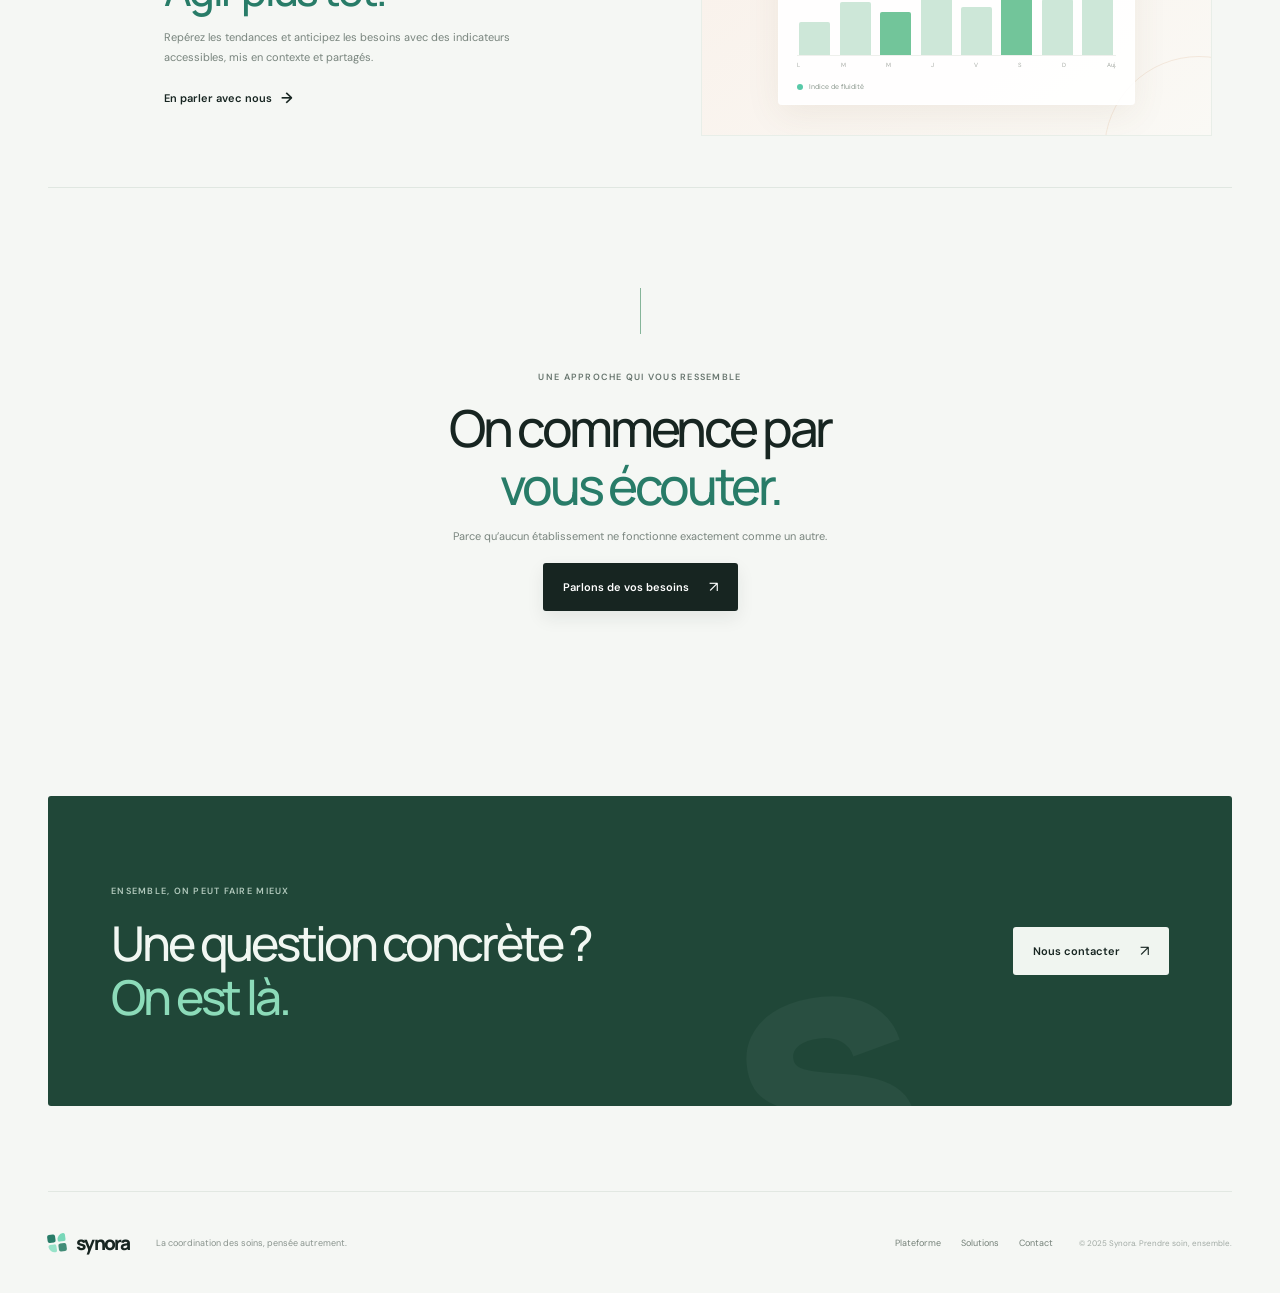
<file: pages/solutions.html>
<!doctype html>
<html lang="fr">
<head>
  <meta charset="utf-8">
  <meta name="viewport" content="width=device-width, initial-scale=1">
  <meta name="theme-color" content="#f5f7f4">
  <meta name="description" content="Des solutions Synora pour coordonner les parcours patients, les équipes et les ressources de votre établissement.">
  <title>Solutions — Synora</title>
  <link rel="preconnect" href="https://fonts.googleapis.com">
  <link rel="preconnect" href="https://fonts.gstatic.com" crossorigin>
  <link href="https://fonts.googleapis.com/css2?family=DM+Sans:wght@400;500;600;700&family=Manrope:wght@400;500;600;700;800&display=swap" rel="stylesheet">
  <link rel="stylesheet" href="../assets/css/styles.css">
  <script src="../assets/js/app.js" defer></script>
</head>
<body>
  <div class="page-loader" aria-hidden="true"><div class="loader-brand"><span class="brand-mark"><span></span><span></span><span></span><span></span></span> synora</div><div class="loader-track"><span></span></div><p>Les soins se mettent en place<span class="loading-dots"></span></p></div>
  <div class="site-shell">
    <header class="site-header">
      <a class="brand" href="../index.html" aria-label="Synora, accueil"><span class="brand-mark" aria-hidden="true"><span></span><span></span><span></span><span></span></span><span>synora</span></a>
      <button class="menu-toggle" type="button" aria-expanded="false" aria-controls="primary-nav" aria-label="Ouvrir le menu"><span></span><span></span></button>
      <nav class="primary-nav" id="primary-nav" aria-label="Navigation principale"><a class="nav-link" href="../index.html">Accueil</a><a class="nav-link" href="plateforme.html">La plateforme</a><a class="nav-link is-current" href="solutions.html">Solutions</a><a class="nav-link" href="contact.html">À propos</a></nav>
      <a class="button button-dark header-cta" href="contact.html">Parlons de votre projet <span class="arrow-icon" aria-hidden="true">↗</span></a>
    </header>
    <main>
      <section class="solutions-hero section-wrap"><div class="solutions-intro"><div class="eyebrow"><span class="status-pulse"></span> DES RÉPONSES AU TERRAIN</div><h1>Chaque journée<br>a ses <span>priorités.</span></h1><p>Synora accompagne les équipes à chaque étape du parcours de soin, avec des solutions qui s’adaptent à votre réalité.</p></div><div class="solution-orbit" aria-hidden="true"><div class="orbit-ring"></div><span class="orbit-core"><span class="brand-mark"><span></span><span></span><span></span><span></span></span></span><span class="orbit-label label-top">LE PATIENT</span><span class="orbit-label label-right">LES ÉQUIPES</span><span class="orbit-label label-bottom">L’ÉTABLISSEMENT</span><span class="orbit-label label-left">LE PARCOURS</span></div></section>
      <section class="solutions-list section-wrap">
        <article class="solution-row reveal"><div class="solution-index">01<span>—</span></div><div class="solution-copy"><span class="eyebrow">PARCOURS PATIENT</span><h2>Moins de ruptures.<br><span>Plus de continuité.</span></h2><p>Facilitez la coordination à chaque étape, de l’admission à la sortie, avec une vue commune et des relais plus sereins.</p><a class="text-link" href="contact.html">En parler avec nous <span aria-hidden="true">→</span></a></div><div class="solution-art art-path"><div class="path-card"><span class="path-step step-done">✓</span><span><b>Admission</b><small>Confirmée</small></span><i>09:12</i></div><div class="path-line"></div><div class="path-card"><span class="path-step step-active">02</span><span><b>Prise en charge</b><small>Équipe informée</small></span><i class="path-live">En cours</i></div><div class="path-line"></div><div class="path-card path-muted"><span class="path-step">03</span><span><b>Sortie</b><small>Prochaine étape</small></span><i>À venir</i></div><div class="path-tag">PARCOURS SYNCHRONISÉ <span>✳</span></div></div></article>
        <article class="solution-row solution-reverse reveal"><div class="solution-index">02<span>—</span></div><div class="solution-copy"><span class="eyebrow">COORDINATION DES ÉQUIPES</span><h2>La bonne info.<br><span>La bonne personne.</span></h2><p>Donnez aux équipes une façon simple de se tenir au courant, de partager les priorités et d’agir au bon moment.</p><a class="text-link" href="contact.html">En parler avec nous <span aria-hidden="true">→</span></a></div><div class="solution-art art-coordination"><div class="coord-card"><div class="coord-heading"><span>Transmission du matin</span><span class="coord-online"></span></div><div class="coord-message"><span class="team-avatar team-one">AM</span><p><b>Anne Moreau</b><small>Le patient en chambre 204 est prêt pour son examen.</small></p><span class="message-time">09:24</span></div><div class="coord-message"><span class="team-avatar team-three">SL</span><p><b>Sara Laurent</b><small>Bien reçu, le service de radiologie est informé.</small></p><span class="message-time">09:26</span></div><div class="coord-reaction">✓ <span>Équipe synchronisée</span></div></div><span class="coord-deco deco-a"></span><span class="coord-deco deco-b"></span></div></article>
        <article class="solution-row reveal"><div class="solution-index">03<span>—</span></div><div class="solution-copy"><span class="eyebrow">PILOTAGE D’ACTIVITÉ</span><h2>Voir plus clair.<br><span>Agir plus tôt.</span></h2><p>Repérez les tendances et anticipez les besoins avec des indicateurs accessibles, mis en contexte et partagés.</p><a class="text-link" href="contact.html">En parler avec nous <span aria-hidden="true">→</span></a></div><div class="solution-art art-insight"><div class="insight-card"><div class="insight-top"><span><small>VOTRE ACTIVITÉ</small><b>Un rythme maîtrisé</b></span><span class="insight-period">7 jours⌄</span></div><div class="insight-number">86<small>/100</small><span>+8,4% <i>↗</i></span></div><div class="insight-bars"><i style="--value:42%"></i><i style="--value:68%"></i><i style="--value:55%"></i><i style="--value:81%"></i><i style="--value:61%"></i><i style="--value:95%"></i><i style="--value:72%"></i><i style="--value:88%"></i></div><div class="insight-days"><span>L</span><span>M</span><span>M</span><span>J</span><span>V</span><span>S</span><span>D</span><span>Auj.</span></div><div class="insight-foot"><span class="mini-dot dot-mint"></span> Indice de fluidité</div></div><span class="insight-orb"></span></div></article>
      </section>
      <section class="solutions-bottom section-wrap reveal"><div class="bottom-rule"></div><span class="eyebrow">UNE APPROCHE QUI VOUS RESSEMBLE</span><h2>On commence par<br><span>vous écouter.</span></h2><p>Parce qu’aucun établissement ne fonctionne exactement comme un autre.</p><a class="button button-dark" href="contact.html">Parlons de vos besoins <span class="arrow-icon" aria-hidden="true">↗</span></a></section>
      <section class="closing-cta section-wrap reveal"><div><span class="eyebrow">ENSEMBLE, ON PEUT FAIRE MIEUX</span><h2>Une question concrète ?<br><span>On est là.</span></h2></div><a class="button button-light" href="contact.html">Nous contacter <span class="arrow-icon" aria-hidden="true">↗</span></a><div class="cta-decoration" aria-hidden="true">s.</div></section>
    </main>
    <footer class="site-footer"><a class="brand brand-footer" href="../index.html"><span class="brand-mark" aria-hidden="true"><span></span><span></span><span></span><span></span></span><span>synora</span></a><p>La coordination des soins, pensée autrement.</p><div class="footer-links"><a href="plateforme.html">Plateforme</a><a href="solutions.html">Solutions</a><a href="contact.html">Contact</a></div><span class="copyright">© 2025 Synora. Prendre soin, ensemble.</span></footer>
  </div>
</body>
</html>
</file>
<file: assets/css/styles.css>
:root {
  color-scheme: light;
  --paper: #f5f7f4;
  --white: #fff;
  --ink: #172521;
  --muted: #78827d;
  --line: #e2e8e2;
  --mint: #58c9a8;
  --mint-dark: #287c68;
  --lilac: #b7a8ef;
  --peach: #f5b69a;
  --night: #15241f;
  --font-display: "Manrope", sans-serif;
  --font-body: "DM Sans", sans-serif;
}

* { box-sizing: border-box; }
html { scroll-behavior: smooth; scroll-padding-top: 100px; }
body { margin: 0; background: var(--paper); color: var(--ink); font-family: var(--font-body); -webkit-font-smoothing: antialiased; }
body.is-transitioning { overflow: hidden; }
a { color: inherit; text-decoration: none; }
button, input, textarea { font: inherit; }
button, a { -webkit-tap-highlight-color: transparent; }
::selection { color: var(--ink); background: #b7ebd8; }

.page-loader { position: fixed; z-index: 20; inset: 0; display: flex; flex-direction: column; align-items: center; justify-content: center; gap: 20px; background: var(--paper); transition: opacity .65s cubic-bezier(.76,0,.24,1), visibility .65s; }
.page-loader.is-hidden { opacity: 0; visibility: hidden; pointer-events: none; }
.loader-brand { display: flex; align-items: center; gap: 9px; font: 800 24px var(--font-display); letter-spacing: -.08em; }
.loader-track { width: 140px; height: 2px; overflow: hidden; background: #dce5df; }
.loader-track span { display: block; width: 40%; height: 100%; background: var(--mint-dark); animation: loader-run 1.1s cubic-bezier(.4,0,.2,1) infinite; }
.page-loader > p { margin: 0; color: var(--muted); font-size: 11px; letter-spacing: .04em; }
.loading-dots::after { content: ""; animation: dots 1.25s steps(4,end) infinite; }
.site-shell { opacity: 0; animation: site-in .7s .12s forwards; }
.site-shell.is-leaving { opacity: 0; transform: translateY(6px); filter: blur(2px); transition: opacity .2s ease, transform .2s ease, filter .2s ease; }
@keyframes loader-run { 0% { transform: translateX(-120%); } 100% { transform: translateX(350%); } }
@keyframes dots { 0%,20% { content: ""; } 40% { content: "."; } 60% { content: ".."; } 80%,100% { content: "..."; } }
@keyframes site-in { to { opacity: 1; } }

.site-header { position: relative; z-index: 5; width: min(1320px, calc(100% - 96px)); height: 96px; margin: auto; display: flex; align-items: center; justify-content: space-between; border-bottom: 1px solid rgba(23,37,33,.08); }
.brand { display: inline-flex; align-items: center; gap: 10px; font: 800 23px var(--font-display); letter-spacing: -.09em; }
.brand-mark { width: 21px; height: 21px; display: inline-grid; grid-template-columns: repeat(2, 1fr); grid-template-rows: repeat(2, 1fr); gap: 2px; transform: rotate(-8deg); }
.brand-mark span { display: block; background: var(--mint-dark); border-radius: 2px; }
.brand-mark span:nth-child(2) { border-radius: 7px 2px 2px 2px; background: #78d7b8; }
.brand-mark span:nth-child(3) { border-radius: 2px 2px 2px 7px; background: #98e3c9; }
.brand-mark span:nth-child(4) { background: #428c77; }
.primary-nav { display: flex; align-items: center; gap: 37px; margin-left: 75px; }
.nav-link { position: relative; padding: 8px 0; color: #64716b; font-size: 12px; transition: color .25s ease; }
.nav-link:hover, .nav-link.is-current { color: var(--ink); }
.nav-link.is-current::after { position: absolute; right: 0; bottom: 1px; left: 0; height: 1px; background: var(--mint-dark); content: ""; transform-origin: left; animation: underline-in .5s both; }
@keyframes underline-in { from { transform: scaleX(0); } to { transform: scaleX(1); } }
.button { min-height: 48px; display: inline-flex; align-items: center; justify-content: center; gap: 20px; padding: 0 20px; border: 0; border-radius: 3px; font-size: 11px; font-weight: 600; transition: transform .25s ease, background .25s ease, box-shadow .25s ease; cursor: pointer; }
.button:hover { transform: translateY(-2px); }
.button-dark { color: #fff; background: var(--ink); box-shadow: 0 7px 18px rgba(23,37,33,.08); }
.button-dark:hover { background: #294239; box-shadow: 0 10px 24px rgba(23,37,33,.16); }
.button-light { color: var(--ink); background: #f0f5f0; }
.button-light:hover { background: #fff; box-shadow: 0 8px 24px rgba(5,15,12,.16); }
.header-cta { min-height: 42px; padding: 0 14px; font-size: 10px; }
.arrow-icon { font-size: 15px; font-weight: 400; transition: transform .25s ease; }
.button:hover .arrow-icon, .text-link:hover span { transform: translate(2px,-2px); }
.menu-toggle { display: none; }
.section-wrap { width: min(1200px, calc(100% - 96px)); margin-right: auto; margin-left: auto; }

.hero { position: relative; min-height: 642px; display: grid; grid-template-columns: .88fr 1.12fr; align-items: center; padding-top: 27px; padding-bottom: 74px; }
.hero-copy { position: relative; z-index: 2; padding: 17px 0 0 20px; }
.eyebrow { display: inline-flex; align-items: center; gap: 9px; color: #68766f; font-size: 9px; font-weight: 600; letter-spacing: .14em; }
.status-pulse { width: 7px; height: 7px; border-radius: 50%; background: var(--mint-dark); box-shadow: 0 0 0 4px rgba(88,201,168,.14); animation: pulse 2s infinite; }
@keyframes pulse { 50% { box-shadow: 0 0 0 7px rgba(88,201,168,0); } }
h1, h2, h3, p { margin-top: 0; }
.hero h1, .subhero h1, .solutions-hero h1, .contact-intro h1 { margin: 28px 0 18px; font: 500 clamp(54px, 6.2vw, 82px)/1.07 var(--font-display); letter-spacing: -.075em; }
.hero h1 span, .subhero h1 span, .solutions-hero h1 span, .contact-intro h1 span, .section-heading h2 span, .closing-cta h2 span, .ribbon-content h2 span, .solutions-bottom h2 span, .contact-final h2 span { color: var(--mint-dark); }
.hero-lede, .subhero-copy > p, .solutions-intro > p, .contact-intro > p { max-width: 430px; margin-bottom: 25px; color: #66736c; font-size: 14px; line-height: 1.8; }
.hero-actions { display: flex; align-items: center; gap: 23px; }
.text-link { display: inline-flex; align-items: center; gap: 9px; color: var(--ink); font-size: 11px; font-weight: 600; }
.text-link span, .card-link span { display: inline-block; font-size: 15px; transition: transform .25s ease; }
.hero-note { display: flex; align-items: center; gap: 13px; margin-top: 43px; }
.avatar-stack { display: flex; padding-left: 4px; }
.avatar-stack span { width: 28px; height: 28px; display: grid; place-items: center; margin-left: -4px; border: 2px solid var(--paper); border-radius: 50%; background: #d5e8dc; color: #425f53; font-size: 8px; font-weight: 700; }
.avatar-stack span:nth-child(2) { background: #e8d8ca; color: #795b47; }
.avatar-stack span:nth-child(3) { background: #dcd5f1; color: #615589; }
.hero-note p { margin: 0; color: #7d8881; font-size: 9px; line-height: 1.7; }
.hero-note strong { color: #3d4d45; font-weight: 600; }
.hero-visual { position: relative; min-height: 500px; display: grid; place-items: center; }
.visual-orbit { position: absolute; border: 1px solid rgba(73,132,108,.12); border-radius: 50%; }
.orbit-one { width: 465px; height: 465px; animation: orbit 35s linear infinite; }
.orbit-two { width: 385px; height: 385px; border-style: dashed; animation: orbit 48s linear infinite reverse; }
.visual-orbit::before, .visual-orbit::after { position: absolute; width: 6px; height: 6px; border-radius: 50%; background: var(--mint); content: ""; }
.visual-orbit::before { top: 22%; left: 7%; }
.visual-orbit::after { right: 12%; bottom: 18%; width: 4px; height: 4px; background: var(--lilac); }
@keyframes orbit { to { transform: rotate(360deg); } }
.visual-cross { position: absolute; top: 48px; right: 10%; width: 26px; height: 26px; opacity: .48; }
.visual-cross span { position: absolute; top: 12px; left: 0; width: 26px; height: 1px; background: var(--mint-dark); }
.visual-cross span + span { transform: rotate(90deg); }
.dashboard-card { position: relative; z-index: 1; width: min(428px, 83%); padding: 24px 25px 20px; border: 1px solid rgba(255,255,255,.82); border-radius: 5px; background: rgba(255,255,255,.88); box-shadow: 0 24px 80px rgba(34,66,54,.11); backdrop-filter: blur(14px); animation: float-card 6s ease-in-out infinite; }
@keyframes float-card { 50% { transform: translateY(-8px); } }
.dash-top { display: flex; align-items: start; justify-content: space-between; padding-bottom: 19px; border-bottom: 1px solid #edf0ed; }
.dash-kicker, .dash-date { color: #98a19b; font-size: 7px; letter-spacing: .12em; }
.dash-top h2 { margin: 8px 0 0; font: 700 16px var(--font-display); letter-spacing: -.04em; }
.dash-top h2 span { color: #e4ad55; font-size: 12px; }
.dash-date { padding-top: 4px; }
.dash-metric { display: flex; align-items: center; justify-content: space-between; padding: 18px 0 8px; }
.dash-metric > div { display: grid; gap: 6px; }
.dash-metric > div > span { color: #8a9690; font-size: 9px; }
.dash-metric strong { font: 700 23px var(--font-display); letter-spacing: -.05em; }
.metric-icon { width: 31px; height: 31px; display: grid; place-items: center; border-radius: 50%; background: #e6f5ee; color: var(--mint-dark); }
.metric-icon svg { width: 17px; }
.flow-chart { padding-top: 6px; }
.chart-labels { display: flex; align-items: center; justify-content: space-between; color: #859089; font-size: 8px; }
.chart-value { color: var(--ink); font-size: 9px; font-weight: 700; }
.chart-value i { color: var(--mint-dark); font-style: normal; }
.chart-line { width: 100%; height: 100px; overflow: visible; }
.chart-area { fill: url(#chartFill); }
.chart-stroke { fill: none; stroke: #52c6a4; stroke-width: 2.2; stroke-linecap: round; stroke-dasharray: 550; stroke-dashoffset: 550; animation: draw-line 2s .5s ease forwards; }
@keyframes draw-line { to { stroke-dashoffset: 0; } }
.chart-days { display: flex; justify-content: space-between; margin-top: -1px; color: #a3ada7; font-size: 7px; }
.dash-bottom { display: grid; grid-template-columns: 1fr 1fr; gap: 10px; margin-top: 18px; padding-top: 15px; border-top: 1px solid #edf0ed; }
.mini-stat { display: grid; grid-template-columns: 8px 1fr; align-items: center; gap: 4px 7px; color: #87918a; font-size: 8px; }
.mini-stat strong { grid-column: 2; color: var(--ink); font: 700 14px var(--font-display); }
.mini-stat strong small { color: #98a19b; font: 400 8px var(--font-body); }
.mini-dot { width: 6px; height: 6px; border-radius: 50%; }
.dot-mint { background: var(--mint); }
.dot-lilac { background: var(--lilac); }
.floating-note { position: absolute; z-index: 2; display: flex; align-items: center; gap: 9px; padding: 11px 12px; border: 1px solid rgba(255,255,255,.8); border-radius: 4px; background: rgba(255,255,255,.92); box-shadow: 0 12px 30px rgba(36,68,54,.09); animation: float-card 5s ease-in-out infinite reverse; }
.floating-note b, .floating-note small { display: block; }
.floating-note b { font-size: 8px; font-weight: 600; }
.floating-note small { margin-top: 4px; color: #8b9690; font-size: 7px; }
.note-icon { width: 23px; height: 23px; display: grid; place-items: center; border-radius: 50%; background: #e7f6ef; color: var(--mint-dark); }
.note-icon svg { width: 13px; }
.note-check { margin-left: 3px; color: var(--mint-dark); font-size: 12px; }
.note-top { top: 92px; right: -2px; }
.note-bottom { bottom: 68px; left: 1px; animation-delay: .6s; }
.note-spark { width: 24px; height: 24px; display: grid; place-items: center; border-radius: 50%; background: #f1ecff; color: #7e6bc3; font-size: 13px; }
.floating-note small strong { color: var(--mint-dark); }
.visual-caption { position: absolute; right: 5%; bottom: 18px; color: #9aa59f; font-size: 7px; letter-spacing: .15em; }
.scroll-cue { position: absolute; bottom: 27px; left: 22px; display: flex; align-items: center; gap: 11px; color: #9aa39d; font-size: 7px; letter-spacing: .15em; }
.scroll-cue span { width: 1px; height: 25px; background: #91b9a7; animation: scroll-pulse 1.5s ease-in-out infinite; transform-origin: top; }
@keyframes scroll-pulse { 50% { transform: scaleY(.5); } }
.trust-strip { border-top: 1px solid #e8ece8; border-bottom: 1px solid #e8ece8; background: rgba(255,255,255,.37); }
.trust-inner { width: min(1200px, calc(100% - 96px)); margin: auto; padding: 23px 10px 25px; }
.trust-inner > p { margin-bottom: 17px; color: #98a29c; font-size: 8px; letter-spacing: .16em; text-align: center; }
.trust-items { display: flex; align-items: center; justify-content: space-between; color: #627068; font: 600 11px var(--font-display); }
.trust-items i { margin-right: 7px; color: #70a38d; font: 500 9px var(--font-body); }

.approach { padding-top: 105px; padding-bottom: 112px; }
.section-heading { display: flex; align-items: end; justify-content: space-between; gap: 50px; margin-bottom: 47px; }
.section-heading h2, .closing-cta h2, .ribbon-content h2, .solutions-bottom h2, .contact-final h2 { margin: 17px 0 0; font: 500 clamp(35px, 4vw, 51px)/1.14 var(--font-display); letter-spacing: -.065em; }
.section-heading > p { width: 355px; margin: 0 0 5px; color: #78847d; font-size: 12px; line-height: 1.9; }
.feature-grid { display: grid; grid-template-columns: 1.25fr 1fr 1fr; gap: 14px; }
.feature-card { position: relative; min-height: 355px; padding: 24px 23px; overflow: hidden; border: 1px solid #e4e9e4; border-radius: 3px; background: rgba(255,255,255,.48); transition: transform .35s ease, box-shadow .35s ease, background .35s ease; }
.feature-card:hover { transform: translateY(-5px); background: #fff; box-shadow: 0 18px 42px rgba(23,37,33,.07); }
.feature-primary { background: #eaf3ed; border-color: #e1ece4; }
.feature-primary:hover { background: #eef7f1; }
.feature-number { color: #91a098; font-size: 8px; font-weight: 600; letter-spacing: .12em; }
.feature-art { position: relative; height: 154px; margin: 15px 0 8px; overflow: hidden; }
.art-flow svg { position: absolute; inset: 5px 0; width: 100%; height: 100%; color: #729c86; }
.flow-node { position: absolute; z-index: 1; display: inline-block; padding: 7px 10px; border: 1px solid rgba(113,153,131,.2); border-radius: 2px; background: #f7fbf7; color: #53675b; font-size: 8px; }
.node-a { top: 57px; left: 0; }
.node-b { top: 13px; right: 13px; }
.node-c { right: 13px; bottom: 15px; }
.art-bars { display: flex; align-items: end; gap: 10px; padding: 15px 10px 22px; background: linear-gradient(180deg, transparent 80%, #e8ede8 80%, #e8ede8 81%, transparent 81%); }
.art-bars > span:not(.bar-line) { width: 15px; height: var(--bar); border-radius: 2px 2px 0 0; background: #badfce; transform-origin: bottom; animation: bar-rise .9s both; }
.art-bars > span:nth-child(2n) { background: #d2e7dc; animation-delay: .1s; }
.art-bars > span:nth-child(4) { background: #75cba9; }
.art-bars > span:nth-child(6) { background: #4aa987; }
.bar-line { position: absolute; right: 7px; bottom: 49px; left: 4px; height: 1px; background: #a2cbb5; transform: rotate(-8deg); }
.art-bars > i { position: absolute; top: 13px; right: 3px; color: var(--mint-dark); font-size: 9px; font-style: normal; }
@keyframes bar-rise { from { transform: scaleY(.2); } to { transform: scaleY(1); } }
.art-time { display: grid; place-items: center; }
.time-ring { position: relative; z-index: 1; width: 111px; height: 111px; display: grid; place-items: center; border: 1px solid #cfe3d6; border-radius: 50%; background: conic-gradient(from 25deg, #71cba9 0 66%, #e3eee6 66%); box-shadow: inset 0 0 0 7px var(--paper); }
.time-ring::before { position: absolute; inset: 10px; border-radius: 50%; background: var(--paper); content: ""; }
.time-ring > span { position: relative; z-index: 1; color: var(--mint-dark); font: 700 23px var(--font-display); letter-spacing: -.06em; text-align: center; }
.time-ring small { display: block; color: #99a59d; font: 500 8px var(--font-body); letter-spacing: 0; }
.time-rays { position: absolute; inset: 0; background: repeating-conic-gradient(from 0deg at 50% 50%, transparent 0 19deg, rgba(102,170,135,.13) 20deg 20.5deg, transparent 21deg 40deg); mask-image: radial-gradient(circle, transparent 0 53px, #000 54px); animation: orbit 28s linear infinite; }
.feature-card h3 { margin: 13px 0 8px; font: 700 16px var(--font-display); letter-spacing: -.04em; }
.feature-card > p { max-width: 290px; margin-bottom: 15px; color: #79857e; font-size: 10px; line-height: 1.7; }
.card-link { display: inline-flex; gap: 7px; align-items: center; color: #40544a; font-size: 9px; font-weight: 600; }
.card-link span { font-size: 13px; }
.quote-band { position: relative; padding: 82px 24px 77px; overflow: hidden; color: #f2f7f3; background: var(--night); }
.quote-inner { position: relative; z-index: 1; width: min(820px, 100%); margin: auto; }
.quote-mark { display: block; height: 45px; color: #68c9a6; font: 700 72px/1 var(--font-display); }
.quote-band blockquote { max-width: 800px; margin: 10px 0 32px; font: 500 clamp(25px, 3.2vw, 39px)/1.37 var(--font-display); letter-spacing: -.05em; }
.quote-credit { display: flex; align-items: center; gap: 11px; }
.quote-avatar { width: 34px; height: 34px; display: grid; place-items: center; border: 1px solid #547065; border-radius: 50%; color: #b9daca; font-size: 9px; }
.quote-credit > span:nth-child(2) strong, .quote-credit > span:nth-child(2) small { display: block; }
.quote-credit strong { font-size: 9px; }
.quote-credit small { margin-top: 4px; color: #9baea4; font-size: 8px; }
.quote-line { width: 42px; height: 1px; margin-left: 15px; background: #48665a; }
.quote-label { color: #8ea89a; font-size: 7px; letter-spacing: .13em; }
.quote-orb { position: absolute; width: 370px; height: 370px; border: 1px solid rgba(102,201,166,.12); border-radius: 50%; }
.orb-a { top: -240px; right: 10%; box-shadow: 0 0 0 35px rgba(102,201,166,.025), 0 0 0 70px rgba(102,201,166,.02); }
.orb-b { right: -270px; bottom: -270px; }
.closing-cta { position: relative; min-height: 310px; display: flex; align-items: center; justify-content: space-between; margin-top: 85px; margin-bottom: 85px; padding: 54px 63px; overflow: hidden; border-radius: 3px; color: #f1f7f2; background: #204738; }
.closing-cta .eyebrow { color: #b1c9bc; }
.closing-cta h2 { position: relative; z-index: 1; font-size: clamp(32px, 4vw, 48px); }
.closing-cta h2 span { color: #8cdbb9; }
.closing-cta .button { position: relative; z-index: 1; flex-shrink: 0; }
.cta-decoration { position: absolute; right: 26%; bottom: -109px; color: rgba(229,246,236,.045); font: 800 350px/.9 var(--font-display); letter-spacing: -.15em; transform: rotate(-10deg); }
.site-footer { width: min(1200px, calc(100% - 96px)); min-height: 102px; display: flex; align-items: center; gap: 26px; margin: auto; border-top: 1px solid #e2e8e2; }
.brand-footer { font-size: 19px; }
.brand-footer .brand-mark { width: 18px; height: 18px; }
.site-footer > p { margin: 0; color: #89938d; font-size: 9px; }
.footer-links { display: flex; gap: 20px; margin-left: auto; color: #748078; font-size: 9px; }
.footer-links a:hover { color: var(--mint-dark); }
.copyright { color: #a1aaa4; font-size: 8px; }

/* Inner pages */
.subhero { min-height: 600px; display: grid; grid-template-columns: .8fr 1.2fr; align-items: center; gap: 25px; padding-top: 32px; padding-bottom: 70px; }
.subhero-copy { position: relative; z-index: 1; padding-left: 17px; }
.subhero h1 { font-size: clamp(51px, 5.9vw, 75px); }
.subhero-copy > p { max-width: 375px; margin-bottom: 24px; }
.platform-visual { position: relative; min-height: 435px; display: grid; place-items: center; }
.platform-glow { position: absolute; width: 410px; height: 410px; border-radius: 50%; background: radial-gradient(circle, rgba(118,207,168,.18), rgba(169,201,174,.04) 58%, transparent 72%); }
.platform-window { position: relative; z-index: 1; width: min(560px, 100%); min-height: 360px; overflow: hidden; border: 1px solid #fff; border-radius: 5px; background: rgba(255,255,255,.92); box-shadow: 0 30px 80px rgba(34,66,54,.13); animation: float-card 7s ease-in-out infinite; }
.window-head { height: 44px; display: flex; align-items: center; justify-content: space-between; padding: 0 17px; border-bottom: 1px solid #edf0ed; }
.window-brand { display: flex; align-items: center; gap: 6px; font: 800 12px var(--font-display); letter-spacing: -.08em; }
.window-brand .brand-mark { width: 13px; height: 13px; gap: 1px; }
.window-user { width: 23px; height: 23px; display: grid; place-items: center; border-radius: 50%; background: #e4f2e9; color: #567b67; font-size: 7px; font-weight: 700; }
.window-body { display: grid; grid-template-columns: 40px 1fr; min-height: 316px; }
.window-sidebar { display: flex; flex-direction: column; align-items: center; gap: 19px; padding-top: 22px; border-right: 1px solid #edf0ed; color: #9ba69f; font-size: 13px; }
.sidebar-active { width: 24px; height: 24px; display: grid; place-items: center; border-radius: 3px; background: #e7f5ee; color: #3f8f72; }
.window-content { padding: 20px 19px; }
.window-title { display: flex; justify-content: space-between; align-items: start; }
.window-title small, .window-kpis small { color: #99a39d; font-size: 6px; letter-spacing: .08em; }
.window-title h3 { margin: 5px 0 0; font: 700 16px var(--font-display); letter-spacing: -.05em; }
.window-title h3 span { color: #e4ad55; font-size: 11px; }
.window-date { padding-top: 4px; color: #93a098; font-size: 7px; }
.window-kpis { display: grid; grid-template-columns: repeat(3, 1fr); gap: 8px; margin-top: 17px; }
.window-kpis > div { padding: 10px; border: 1px solid #eff2ef; border-radius: 3px; background: #fcfdfc; }
.window-kpis small { display: block; margin-bottom: 7px; letter-spacing: 0; }
.window-kpis b { font: 700 17px var(--font-display); letter-spacing: -.04em; }
.window-kpis i { margin-left: 3px; color: #368b6c; font: 600 7px var(--font-body); }
.window-kpis em { color: #be8952; font: 500 6px var(--font-body); }
.window-lower { display: grid; grid-template-columns: 1.2fr .8fr; gap: 11px; margin-top: 12px; }
.window-activity, .window-team { padding: 10px; border: 1px solid #eff2ef; border-radius: 3px; }
.activity-head { display: flex; justify-content: space-between; color: #42534a; font-size: 7px; }
.activity-head > span { color: #a0aaa4; font-size: 6px; }
.activity-graph { height: 75px; margin-top: 9px; border-bottom: 1px solid #eff2ef; background: repeating-linear-gradient(to bottom, transparent 0 23px, #f1f3f1 24px 25px); }
.activity-graph svg { width: 100%; height: 100%; }
.activity-days { display: flex; justify-content: space-between; margin-top: 5px; color: #a6aea9; font-size: 6px; }
.window-team > b { display: block; margin-bottom: 11px; color: #42534a; font-size: 7px; }
.window-team > div { display: flex; align-items: center; gap: 5px; margin: 7px 0; }
.team-avatar { width: 20px; height: 20px; display: grid; place-items: center; flex-shrink: 0; border-radius: 50%; background: #e8f0e9; color: #587261; font-size: 6px; font-weight: 700; }
.team-two { background: #f2e8dc; color: #8e6d51; }
.team-three { background: #ece7f8; color: #7669a5; }
.window-team > div > span:nth-child(2) { display: grid; gap: 3px; }
.window-team strong { color: #526158; font-size: 6px; font-weight: 600; }
.window-team small { color: #a0aaa4; font-size: 5px; }
.window-team i { margin-left: auto; color: #65a282; font-size: 5px; font-style: normal; }
.platform-caption { position: absolute; right: 8%; bottom: 9px; color: #9aa59f; font-size: 7px; letter-spacing: .15em; }
.platform-principles { padding-top: 63px; padding-bottom: 100px; }
.principle-grid { display: grid; grid-template-columns: repeat(3, 1fr); gap: 15px; }
.principle-card { min-height: 230px; padding: 25px; border: 1px solid #e3e9e3; background: rgba(255,255,255,.45); transition: transform .3s ease, background .3s ease; }
.principle-card:hover { transform: translateY(-4px); background: white; }
.principle-icon { width: 35px; height: 35px; display: grid; place-items: center; margin-bottom: 17px; border-radius: 50%; background: #e5f4ec; color: #398969; }
.principle-icon svg { width: 18px; }
.icon-lilac { background: #efebfb; color: #8472bc; }
.icon-peach { background: #fbede6; color: #bd805d; }
.principle-card .feature-number { display: block; }
.principle-card h3 { margin: 13px 0 7px; font: 700 16px var(--font-display); letter-spacing: -.04em; }
.principle-card p { margin: 0; color: #78847d; font-size: 10px; line-height: 1.8; }
.platform-ribbon { position: relative; min-height: 365px; display: flex; align-items: center; justify-content: space-between; padding: 62px max(calc((100vw - 1200px) / 2), 48px); overflow: hidden; background: #e7f0e9; }
.ribbon-content { position: relative; z-index: 1; max-width: 570px; }
.ribbon-content h2 { margin-bottom: 13px; }
.ribbon-content p { max-width: 440px; margin-bottom: 22px; color: #748179; font-size: 11px; line-height: 1.8; }
.ribbon-stamp { width: 178px; height: 178px; display: flex; flex-direction: column; align-items: center; justify-content: center; gap: 11px; border: 1px solid rgba(61,131,102,.27); border-radius: 50%; color: #5b9375; font-size: 7px; letter-spacing: .18em; transform: rotate(10deg); }
.ribbon-stamp b { font-size: 36px; font-weight: 400; }

.solutions-hero { position: relative; min-height: 490px; display: flex; align-items: center; justify-content: space-between; padding-top: 40px; padding-bottom: 54px; }
.solutions-intro { position: relative; z-index: 1; padding-left: 18px; }
.solutions-hero h1 { font-size: clamp(52px, 6vw, 78px); }
.solutions-intro > p { max-width: 405px; }
.solution-orbit { position: relative; width: 400px; height: 400px; display: grid; flex-shrink: 0; place-items: center; margin-right: 7%; }
.orbit-ring { position: absolute; inset: 27px; border: 1px solid rgba(66,137,107,.18); border-radius: 50%; animation: orbit 40s linear infinite; }
.orbit-ring::before { position: absolute; inset: 27px; border: 1px dashed rgba(66,137,107,.2); border-radius: 50%; content: ""; }
.orbit-ring::after { position: absolute; top: 12%; right: 14%; width: 9px; height: 9px; border-radius: 50%; background: var(--mint); box-shadow: 0 0 0 8px rgba(88,201,168,.12); content: ""; }
.orbit-core { position: relative; z-index: 1; width: 102px; height: 102px; display: grid; place-items: center; border: 1px solid rgba(255,255,255,.9); border-radius: 50%; background: rgba(255,255,255,.74); box-shadow: 0 10px 35px rgba(44,100,75,.09); }
.orbit-core .brand-mark { width: 30px; height: 30px; }
.orbit-label { position: absolute; padding: 8px 11px; border: 1px solid rgba(92,144,116,.15); border-radius: 2px; background: rgba(255,255,255,.77); color: #718179; font-size: 7px; letter-spacing: .12em; }
.label-top { top: 4px; left: 50%; transform: translateX(-50%); }
.label-right { top: 50%; right: -4px; transform: translateY(-50%); }
.label-bottom { bottom: 4px; left: 50%; transform: translateX(-50%); }
.label-left { top: 50%; left: -4px; transform: translateY(-50%); }
.solutions-list { padding-top: 28px; }
.solution-row { display: grid; grid-template-columns: 70px 1fr 1fr; align-items: center; gap: 26px; min-height: 390px; padding: 41px 20px; border-top: 1px solid #e0e7e1; }
.solution-row:last-child { border-bottom: 1px solid #e0e7e1; }
.solution-index { align-self: start; padding-top: 8px; color: #568e73; font: 600 12px var(--font-display); }
.solution-index span { display: block; margin-top: 8px; color: #bbc7bf; font-size: 10px; }
.solution-copy { max-width: 390px; }
.solution-copy h2 { margin: 17px 0 12px; font: 500 clamp(31px, 3.6vw, 43px)/1.15 var(--font-display); letter-spacing: -.06em; }
.solution-copy h2 span { color: var(--mint-dark); }
.solution-copy > p { max-width: 355px; margin-bottom: 18px; color: #78847d; font-size: 11px; line-height: 1.9; }
.solution-art { position: relative; min-height: 285px; display: grid; place-items: center; overflow: hidden; border: 1px solid #e8eee8; background: linear-gradient(145deg, #edf5ef, #f8faf7); }
.solution-reverse .solution-art { order: 2; }
.solution-reverse .solution-copy { order: 1; }
.solution-reverse .solution-index { order: 0; }
.path-card { position: relative; z-index: 1; width: 74%; display: flex; align-items: center; gap: 10px; padding: 11px 12px; border: 1px solid #e8eee8; border-radius: 3px; background: rgba(255,255,255,.88); box-shadow: 0 8px 20px rgba(35,77,55,.035); }
.path-step { width: 22px; height: 22px; display: grid; place-items: center; flex-shrink: 0; border: 1px solid #e5ebe6; border-radius: 50%; color: #a0aaa3; font-size: 8px; }
.step-done { border-color: #bfe3d1; background: #e8f6ee; color: #488a69; }
.step-active { border-color: #8ac8a9; background: #eff8f2; color: #4b9b74; }
.path-card b, .path-card small { display: block; }
.path-card b { color: #43534a; font-size: 8px; }
.path-card small { margin-top: 4px; color: #9ba69e; font-size: 7px; }
.path-card > i { margin-left: auto; color: #a2aaa4; font-size: 7px; font-style: normal; }
.path-card .path-live { color: #4a9b71; }
.path-line { width: 1px; height: 17px; margin-left: 16%; background: #cbded0; }
.path-muted { opacity: .62; }
.path-tag { position: absolute; right: 8%; bottom: 17px; color: #92a198; font-size: 6px; letter-spacing: .14em; }
.path-tag span { margin-left: 5px; color: #67b78e; font-size: 12px; }
.art-coordination { background: linear-gradient(145deg, #f2eefb, #faf9fc); }
.coord-card { position: relative; z-index: 1; width: 78%; padding: 15px; border: 1px solid rgba(255,255,255,.94); border-radius: 4px; background: rgba(255,255,255,.88); box-shadow: 0 10px 35px rgba(64,57,101,.08); }
.coord-heading { display: flex; align-items: center; justify-content: space-between; padding-bottom: 12px; border-bottom: 1px solid #f0edf5; color: #4c4a60; font-size: 9px; font-weight: 600; }
.coord-online { width: 6px; height: 6px; border-radius: 50%; background: #70c99d; box-shadow: 0 0 0 3px #e8f6ed; }
.coord-message { display: flex; align-items: center; gap: 8px; padding: 12px 0 9px; border-bottom: 1px solid #f4f2f6; }
.coord-message .team-avatar { width: 25px; height: 25px; font-size: 7px; }
.coord-message p { display: grid; gap: 4px; margin: 0; }
.coord-message b { color: #555467; font-size: 7px; }
.coord-message small { color: #9695a2; font-size: 6px; }
.message-time { align-self: start; margin-left: auto; color: #b0afba; font-size: 6px; }
.coord-reaction { display: inline-flex; align-items: center; gap: 5px; margin-top: 10px; padding: 5px 8px; border-radius: 3px; background: #edf7f0; color: #529173; font-size: 7px; }
.coord-reaction span { color: #84948a; }
.coord-deco { position: absolute; width: 140px; height: 140px; border: 1px solid rgba(151,133,204,.14); border-radius: 50%; }
.deco-a { top: -55px; right: -35px; }
.deco-b { bottom: -94px; left: -40px; }
.art-insight { background: linear-gradient(145deg, #f9f0e9, #faf9f5); }
.insight-card { position: relative; z-index: 1; width: 70%; padding: 17px 18px 13px; border: 1px solid rgba(255,255,255,.95); border-radius: 4px; background: rgba(255,255,255,.9); box-shadow: 0 10px 35px rgba(119,88,57,.08); }
.insight-top { display: flex; justify-content: space-between; }
.insight-top > span:first-child { display: grid; gap: 5px; }
.insight-top small { color: #a5a19a; font-size: 6px; letter-spacing: .12em; }
.insight-top b { color: #4d5148; font: 700 10px var(--font-display); }
.insight-period { color: #a4a19a; font-size: 6px; }
.insight-number { margin-top: 14px; color: #303e35; font: 700 27px var(--font-display); letter-spacing: -.06em; }
.insight-number > small { color: #a7aaa4; font: 500 9px var(--font-body); letter-spacing: 0; }
.insight-number > span { margin-left: 8px; color: #4e9b71; font: 600 7px var(--font-body); letter-spacing: 0; }
.insight-number i { font-style: normal; }
.insight-bars { height: 79px; display: flex; align-items: end; gap: 9px; padding: 0 2px; border-bottom: 1px solid #eef0ec; }
.insight-bars i { flex: 1; height: var(--value); border-radius: 2px 2px 0 0; background: #cde7d8; animation: bar-rise .8s both; }
.insight-bars i:nth-child(3n) { background: #72c59a; }
.insight-bars i:nth-child(2n) { animation-delay: .12s; }
.insight-days { display: flex; justify-content: space-between; margin-top: 5px; color: #a7aca6; font-size: 6px; }
.insight-foot { display: flex; align-items: center; gap: 6px; margin-top: 13px; color: #8e9a90; font-size: 7px; }
.insight-orb { position: absolute; right: -83px; bottom: -111px; width: 190px; height: 190px; border: 1px solid rgba(202,145,97,.16); border-radius: 50%; }
.solutions-bottom { padding-top: 100px; padding-bottom: 100px; text-align: center; }
.bottom-rule { width: 1px; height: 46px; margin: 0 auto 30px; background: #85b599; }
.solutions-bottom h2 { margin-top: 14px; }
.solutions-bottom > p { margin: 14px 0 20px; color: #79857e; font-size: 11px; }

.contact-hero { display: grid; grid-template-columns: 1fr .85fr; align-items: center; gap: 100px; padding-top: 95px; padding-bottom: 90px; }
.contact-intro { padding-left: 22px; }
.contact-intro h1 { font-size: clamp(48px, 5.2vw, 68px); }
.contact-intro > p { max-width: 380px; }
.contact-signoff { display: flex; align-items: center; gap: 12px; margin-top: 34px; }
.contact-symbol { width: 34px; height: 34px; display: grid; place-items: center; border: 1px solid #cfe2d4; border-radius: 50%; color: #5eaa85; font-size: 18px; }
.contact-signoff strong, .contact-signoff small { display: block; }
.contact-signoff strong { font-size: 9px; font-weight: 600; }
.contact-signoff small { margin-top: 5px; color: #89948d; font-size: 8px; }
.contact-form-wrap { padding: 31px; border: 1px solid #e4eae4; border-radius: 3px; background: rgba(255,255,255,.57); box-shadow: 0 18px 50px rgba(40,70,52,.035); }
.form-header { margin-bottom: 22px; }
.form-header h2 { margin: 9px 0 5px; font: 700 23px var(--font-display); letter-spacing: -.055em; }
.form-header > p { margin: 0; color: #87928b; font-size: 10px; }
.contact-form { display: flex; flex-direction: column; }
.contact-form label { margin: 12px 0 7px; color: #43534a; font-size: 9px; font-weight: 600; }
.contact-form label span { color: #9ba69e; font-weight: 400; }
.contact-form input, .contact-form textarea { width: 100%; padding: 11px 12px; border: 1px solid #e4eae4; border-radius: 2px; outline: 0; background: #fbfcfa; color: var(--ink); font-size: 10px; transition: border-color .2s ease, box-shadow .2s ease; }
.contact-form input::placeholder, .contact-form textarea::placeholder { color: #adb6af; }
.contact-form input:focus, .contact-form textarea:focus { border-color: #77b894; box-shadow: 0 0 0 3px rgba(91,177,128,.1); }
.contact-form textarea { resize: vertical; min-height: 79px; }
.form-submit { margin-top: 17px; }
.form-submit:disabled { opacity: .75; cursor: wait; transform: none; }
.form-privacy { margin: 11px 0 0; color: #9aa49d; font-size: 7px; line-height: 1.6; text-align: center; }
.form-feedback { min-height: 0; margin: 0; color: #428365; font-size: 9px; line-height: 1.6; text-align: center; }
.form-feedback:not(:empty) { min-height: 18px; margin-top: 9px; }
.contact-values { display: grid; grid-template-columns: repeat(3, 1fr); gap: 30px; padding-top: 28px; padding-bottom: 70px; border-top: 1px solid #e4e9e4; }
.value-item { display: flex; gap: 12px; }
.value-count { color: #6ca181; font: 600 10px var(--font-display); }
.value-item strong, .value-item small { display: block; }
.value-item strong { font: 700 11px var(--font-display); }
.value-item small { max-width: 200px; margin-top: 6px; color: #849087; font-size: 8px; line-height: 1.7; }
.contact-final { position: relative; min-height: 350px; display: flex; flex-direction: column; align-items: center; justify-content: center; overflow: hidden; background: #e9f1eb; text-align: center; }
.contact-final h2 { position: relative; z-index: 1; font-size: clamp(35px, 4vw, 48px); }
.contact-final > .eyebrow, .contact-final > .text-link { position: relative; z-index: 1; }
.contact-final > .text-link { margin-top: 20px; color: #4b6255; }
.contact-final-orbit { position: absolute; width: 400px; height: 400px; border: 1px solid rgba(66,137,107,.13); border-radius: 50%; box-shadow: 0 0 0 40px rgba(66,137,107,.025), 0 0 0 80px rgba(66,137,107,.02); animation: orbit 60s linear infinite; }

.reveal { opacity: 0; transform: translateY(18px); transition: opacity .7s ease, transform .7s cubic-bezier(.2,.7,.2,1); }
.reveal.is-visible { opacity: 1; transform: translateY(0); }
@media (prefers-reduced-motion: reduce) {
  *, *::before, *::after { scroll-behavior: auto !important; animation-duration: .01ms !important; animation-iteration-count: 1 !important; transition-duration: .01ms !important; }
  .reveal { opacity: 1; transform: none; }
}
@view-transition { navigation: auto; }
::view-transition-old(root) { animation: page-out .22s ease both; }
::view-transition-new(root) { animation: page-in .45s cubic-bezier(.2,.7,.2,1) both; }
@keyframes page-out { to { opacity: .3; filter: blur(3px); } }
@keyframes page-in { from { opacity: .4; filter: blur(4px); transform: translateY(8px); } to { opacity: 1; filter: blur(0); transform: translateY(0); } }

@media (max-width: 1000px) {
  .site-header, .section-wrap, .trust-inner, .site-footer { width: min(100% - 52px, 900px); }
  .primary-nav { gap: 22px; margin-left: 24px; }
  .hero { grid-template-columns: .9fr 1.1fr; min-height: 580px; }
  .hero-copy { padding-left: 0; }
  .hero h1 { font-size: 66px; }
  .hero-visual { min-height: 450px; }
  .orbit-one { width: 405px; height: 405px; }
  .orbit-two { width: 335px; height: 335px; }
  .note-top { right: -7px; }
  .feature-card { padding: 20px 17px; }
  .subhero { grid-template-columns: .85fr 1.15fr; }
  .contact-hero { gap: 48px; }
}
@media (max-width: 760px) {
  html { scroll-padding-top: 76px; }
  .site-header { width: calc(100% - 40px); height: 76px; }
  .section-wrap, .trust-inner, .site-footer { width: calc(100% - 40px); }
  .brand { font-size: 21px; }
  .menu-toggle { width: 38px; height: 38px; display: flex; flex-direction: column; align-items: center; justify-content: center; gap: 6px; margin-left: auto; border: 1px solid #e3e9e3; border-radius: 3px; background: transparent; cursor: pointer; }
  .menu-toggle span { width: 15px; height: 1px; background: var(--ink); transition: transform .25s ease; }
  .menu-toggle[aria-expanded="true"] span:first-child { transform: translateY(3.5px) rotate(45deg); }
  .menu-toggle[aria-expanded="true"] span:last-child { transform: translateY(-3.5px) rotate(-45deg); }
  .primary-nav { position: absolute; top: 65px; right: 0; left: 0; display: flex; flex-direction: column; align-items: stretch; gap: 0; margin: 0; padding: 10px 18px; border: 1px solid #e6ebe6; background: rgba(250,252,249,.98); box-shadow: 0 16px 25px rgba(23,37,33,.08); opacity: 0; visibility: hidden; transform: translateY(-8px); transition: opacity .2s ease, transform .2s ease, visibility .2s; }
  .primary-nav.is-open { opacity: 1; visibility: visible; transform: translateY(0); }
  .nav-link { padding: 13px 2px; border-bottom: 1px solid #edf0ed; font-size: 12px; }
  .nav-link:last-child { border-bottom: 0; }
  .nav-link.is-current::after { display: none; }
  .header-cta { min-height: 38px; gap: 8px; margin-left: 10px; padding: 0 10px; font-size: 8px; }
  .header-cta .arrow-icon { font-size: 12px; }
  .hero { display: flex; flex-direction: column; align-items: stretch; padding-top: 62px; padding-bottom: 68px; }
  .hero-copy { padding: 0; }
  .hero h1, .subhero h1, .solutions-hero h1, .contact-intro h1 { font-size: clamp(52px, 11vw, 72px); }
  .hero-lede { max-width: 450px; font-size: 13px; }
  .hero-note { margin-top: 26px; }
  .hero-visual { width: 100%; min-height: 410px; margin-top: 15px; }
  .orbit-one { width: min(400px, 90vw); height: min(400px, 90vw); }
  .orbit-two { width: min(330px, 74vw); height: min(330px, 74vw); }
  .dashboard-card { width: min(420px, 90%); padding: 20px; }
  .note-top { top: 43px; right: -4px; }
  .note-bottom { bottom: 36px; left: -3px; }
  .visual-caption { right: 2%; bottom: -1px; }
  .scroll-cue { bottom: 20px; left: 0; }
  .trust-inner { padding-right: 0; padding-left: 0; }
  .trust-items { display: grid; grid-template-columns: 1fr 1fr; gap: 15px; padding: 0 10px; font-size: 10px; }
  .approach { padding-top: 75px; padding-bottom: 75px; }
  .section-heading { display: block; margin-bottom: 28px; }
  .section-heading h2, .closing-cta h2, .ribbon-content h2, .solutions-bottom h2, .contact-final h2 { font-size: clamp(36px, 8vw, 49px); }
  .section-heading > p { width: auto; max-width: 510px; margin-top: 18px; font-size: 11px; }
  .feature-grid { grid-template-columns: 1fr; gap: 11px; }
  .feature-card { min-height: 330px; padding: 22px; }
  .feature-art { max-width: 350px; }
  .quote-band { padding: 62px 24px 60px; }
  .quote-band blockquote { font-size: clamp(26px, 6vw, 37px); }
  .quote-label { display: none; }
  .quote-line { margin-left: auto; }
  .closing-cta { min-height: 325px; flex-direction: column; align-items: flex-start; justify-content: center; gap: 25px; margin-top: 58px; margin-bottom: 58px; padding: 36px 27px; }
  .closing-cta h2 { font-size: clamp(34px, 8vw, 46px); }
  .cta-decoration { right: 0; bottom: -44px; font-size: 240px; }
  .site-footer { flex-wrap: wrap; gap: 12px 18px; padding: 23px 0; }
  .site-footer > p { flex: 1; }
  .footer-links { order: 3; width: 100%; margin-left: 0; }
  .copyright { order: 4; width: 100%; }
  .subhero { display: flex; flex-direction: column; align-items: stretch; gap: 5px; padding-top: 62px; padding-bottom: 65px; }
  .subhero-copy { padding-left: 0; }
  .platform-visual { width: 100%; min-height: 370px; }
  .platform-window { width: min(560px, 100%); transform-origin: top center; }
  .platform-caption { right: 0; }
  .platform-principles { padding-top: 44px; padding-bottom: 65px; }
  .principle-grid { grid-template-columns: 1fr; gap: 10px; }
  .principle-card { min-height: 190px; }
  .platform-ribbon { min-height: 360px; padding: 48px 25px; }
  .ribbon-stamp { position: absolute; right: -43px; bottom: -43px; width: 145px; height: 145px; opacity: .45; }
  .solutions-hero { min-height: 0; flex-direction: column; align-items: stretch; padding-top: 65px; padding-bottom: 30px; }
  .solutions-intro { padding-left: 0; }
  .solution-orbit { align-self: center; width: min(350px, 90vw); height: min(350px, 90vw); margin: 25px 0 0; }
  .solutions-list { padding-top: 12px; }
  .solution-row { grid-template-columns: 42px 1fr; gap: 14px; min-height: 0; padding: 33px 0; }
  .solution-index { grid-row: 1 / span 2; }
  .solution-copy { grid-column: 2; }
  .solution-art { grid-column: 2; min-height: 250px; margin-top: 15px; }
  .solution-reverse .solution-art { order: initial; }
  .solution-reverse .solution-copy { order: initial; }
  .solution-reverse .solution-index { order: initial; }
  .solutions-bottom { padding-top: 65px; padding-bottom: 70px; }
  .contact-hero { grid-template-columns: 1fr; gap: 36px; padding-top: 67px; padding-bottom: 55px; }
  .contact-intro { padding-left: 0; }
  .contact-form-wrap { padding: 23px; }
  .contact-values { grid-template-columns: 1fr; gap: 22px; padding-top: 25px; padding-bottom: 45px; }
  .value-item small { max-width: 280px; }
  .contact-final { min-height: 310px; padding: 30px 20px; }
}
@media (max-width: 420px) {
  .site-header, .section-wrap, .trust-inner, .site-footer { width: calc(100% - 32px); }
  .header-cta { width: 39px; min-width: 39px; padding: 0; overflow: hidden; white-space: nowrap; font-size: 0; }
  .header-cta .arrow-icon { font-size: 15px; }
  .hero { padding-top: 51px; }
  .hero h1 { font-size: 53px; }
  .hero-actions { align-items: flex-start; flex-direction: column; gap: 15px; }
  .hero-visual { min-height: 360px; margin-top: 17px; }
  .dashboard-card { width: 94%; padding: 16px; }
  .note-top { top: 20px; right: -7px; }
  .note-bottom { bottom: 16px; }
  .floating-note { padding: 9px; }
  .floating-note b { font-size: 7px; }
  .floating-note small { font-size: 6px; }
  .dash-bottom { gap: 3px; }
  .mini-stat { font-size: 7px; }
  .trust-items { font-size: 9px; }
  .platform-window { min-height: 330px; }
  .window-body { grid-template-columns: 31px 1fr; }
  .window-content { padding: 15px 10px; }
  .window-kpis { gap: 4px; }
  .window-kpis > div { padding: 7px 5px; }
  .window-kpis b { font-size: 14px; }
  .window-lower { grid-template-columns: 1fr; }
  .window-team { display: none; }
  .platform-visual { min-height: 335px; }
  .platform-caption { font-size: 6px; }
  .solution-row { grid-template-columns: 32px 1fr; gap: 8px; }
  .solution-art { min-height: 220px; }
  .contact-form-wrap { padding: 18px; }
  .contact-intro h1 { font-size: 48px; }
}
</file>
